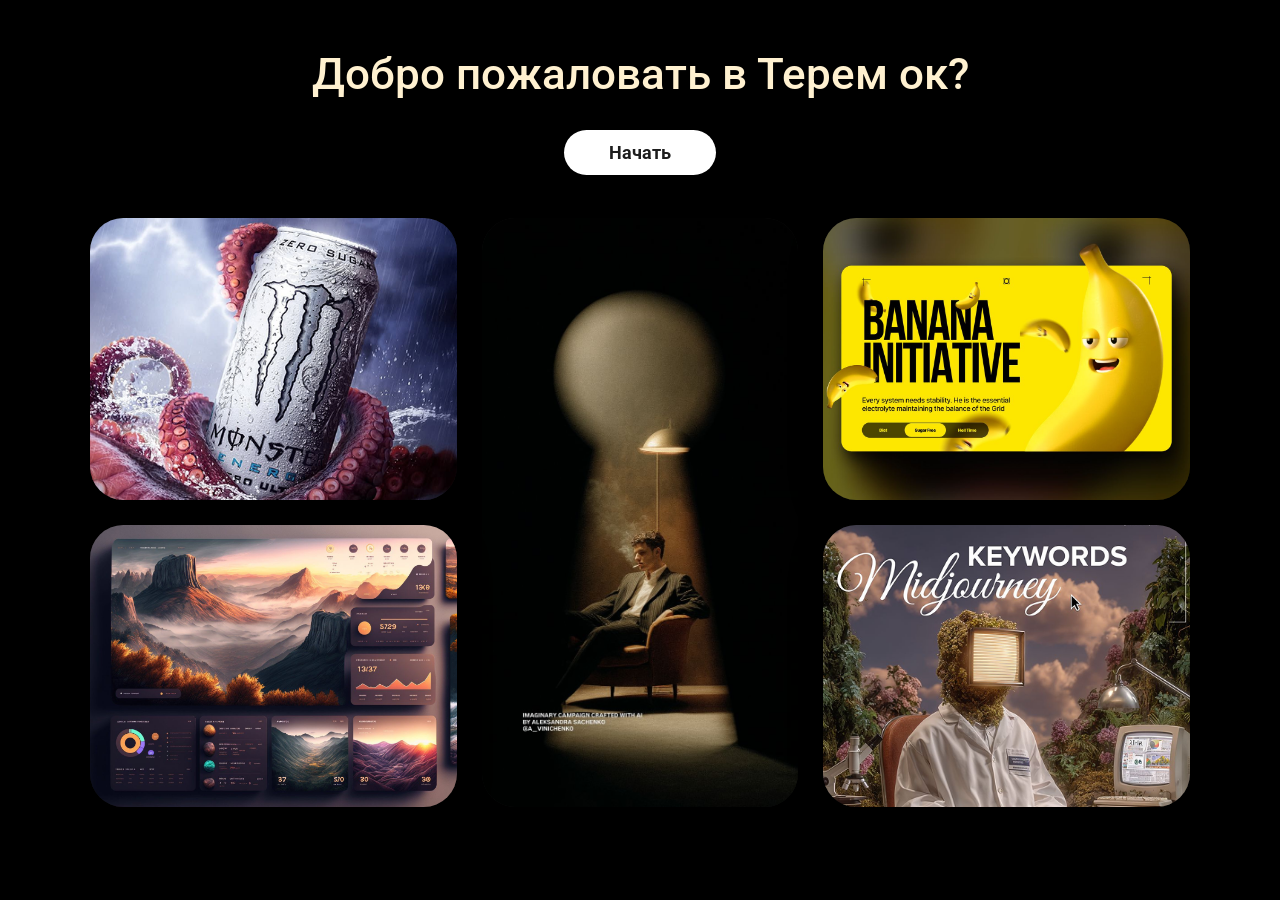
<file: static/index.html>
<!DOCTYPE html>
<html lang="ru">
<head>
    <meta charset="utf-8">
    <meta name="viewport" content="width=device-width, initial-scale=1, viewport-fit=cover">
    <title>Терем ок? — Анализ рекламных креативов</title>
    <link rel="preconnect" href="https://fonts.googleapis.com">
    <link rel="preconnect" href="https://fonts.gstatic.com" crossorigin>
    <link href="https://fonts.googleapis.com/css2?family=Roboto:wght@500;700&display=swap" rel="stylesheet">
    <link rel="stylesheet" href="/static/css/tokens.css?v=19">
    <link rel="stylesheet" href="/static/css/base.css?v=20">
    <link rel="stylesheet" href="/static/css/components.css?v=19">
    <link rel="stylesheet" href="/static/css/pages.css?v=20">
    <link rel="icon" type="image/png" href="/static/images/logo.png">
</head>
<body data-i18n-page-title="pageTitle.welcome">

<main class="canvas welcome">
    <h1 class="welcome__title" data-i18n="welcome.title">Добро пожаловать в Терем ок?</h1>

    <button class="btn btn--white welcome__cta" data-modal-open="modal-login" type="button" data-i18n="welcome.cta">
        Начать
    </button>

    <div class="welcome__grid">
        <div class="welcome__cell">
            <img src="/static/images/welcome-1.png?v=21" alt="Постер Monster" loading="lazy">
        </div>
        <div class="welcome__cell">
            <img src="/static/images/welcome-3.png" alt="Реклама и баннер" loading="lazy">
        </div>
        <div class="welcome__cell">
            <img src="/static/images/welcome-4.png" alt="Banana Initiative" loading="lazy">
        </div>
        <div class="welcome__cell">
            <img src="/static/images/welcome-2.png" alt="Креатив для бренда" loading="lazy">
        </div>
        <div class="welcome__cell">
            <img src="/static/images/welcome-5.png?v=21" alt="Midjourney keywords" loading="lazy">
        </div>
    </div>
</main>

<!-- Модалка: Вход -->
<div class="modal" id="modal-login" role="dialog" aria-modal="true" aria-labelledby="modal-login-title">
    <div class="modal__dialog">
        <button class="modal__close" type="button" data-modal-close data-i18n-aria-label="common.close" aria-label="Закрыть" data-icon="close"></button>

        <h2 class="modal__title" id="modal-login-title" data-i18n="auth.loginTitle">Войти в аккаунт</h2>
        <p class="modal__subtitle" data-i18n="auth.loginSubtitle">Войдите для доступа к каталогу креативов</p>

        <form class="modal__form" data-auth-form data-redirect="/home" novalidate>
            <div class="field">
                <div class="field__head"><label for="login-email" data-i18n="common.email">Email</label></div>
                <div class="field__control">
                    <span class="field__icon" aria-hidden="true" data-icon="email"></span>
                    <input class="field__input" id="login-email" name="email" type="email" data-i18n-placeholder="auth.placeholderEmail" placeholder="Введите Email" autocomplete="email" required>
                </div>
            </div>

            <div class="field">
                <div class="field__head">
                    <label for="login-password" data-i18n="auth.passwordLabel">Пароль</label>
                    <a class="field__link" href="#" data-modal-open="modal-recover" data-i18n="auth.loginForgot">Забыли пароль?</a>
                </div>
                <div class="field__control">
                    <span class="field__icon" aria-hidden="true" data-icon="lock"></span>
                    <input class="field__input" id="login-password" name="password" type="password" data-i18n-placeholder="auth.placeholderPassword" placeholder="Введите пароль" autocomplete="current-password" required>
                    <button class="field__toggle" type="button" data-password-toggle data-i18n-aria-label="common.showPassword" aria-label="Показать пароль" data-icon="eyeOff"></button>
                </div>
            </div>

            <button class="btn btn--submit" type="submit" data-submit disabled data-i18n="auth.loginSubmit">Войти</button>
        </form>

        <div class="modal__footer">
            <span class="modal__footer-text" data-i18n="auth.loginNoAccount">Нет аккаунта?</span>
            <a class="modal__footer-link" data-modal-open="modal-register" data-i18n="auth.loginRegister">Зарегистрироваться</a>
        </div>
    </div>
</div>

<!-- Модалка: Регистрация -->
<div class="modal" id="modal-register" role="dialog" aria-modal="true" aria-labelledby="modal-register-title">
    <div class="modal__dialog">
        <button class="modal__close" type="button" data-modal-close data-i18n-aria-label="common.close" aria-label="Закрыть" data-icon="close"></button>

        <h2 class="modal__title" id="modal-register-title" data-i18n="auth.registerTitle">Регистрация</h2>

        <form class="modal__form" data-auth-form data-redirect="/home" novalidate>
            <div class="field">
                <div class="field__head"><label for="register-name" data-i18n="auth.registerName">Имя пользователя</label></div>
                <div class="field__control">
                    <span class="field__icon" aria-hidden="true" data-icon="user"></span>
                    <input class="field__input" id="register-name" name="username" type="text" data-i18n-placeholder="auth.registerNamePh" placeholder="Введите ваше имя" autocomplete="username" required>
                </div>
            </div>

            <div class="field">
                <div class="field__head"><label for="register-email" data-i18n="common.email">Email</label></div>
                <div class="field__control">
                    <span class="field__icon" aria-hidden="true" data-icon="email"></span>
                    <input class="field__input" id="register-email" name="email" type="email" data-i18n-placeholder="auth.placeholderEmail" placeholder="Введите Email" autocomplete="email" required>
                </div>
            </div>

            <div class="field">
                <div class="field__head"><label for="register-password" data-i18n="auth.passwordLabel">Пароль</label></div>
                <div class="field__control">
                    <span class="field__icon" aria-hidden="true" data-icon="lock"></span>
                    <input class="field__input" id="register-password" name="password" type="password" data-i18n-placeholder="auth.placeholderPassword" placeholder="Введите пароль" autocomplete="new-password" required>
                    <button class="field__toggle" type="button" data-password-toggle data-i18n-aria-label="common.showPassword" aria-label="Показать пароль" data-icon="eyeOff"></button>
                </div>
            </div>

            <div class="field">
                <div class="field__head"><label for="register-password-2" data-i18n="auth.registerConfirm">Подтверждение пароля</label></div>
                <div class="field__control">
                    <span class="field__icon" aria-hidden="true" data-icon="lock"></span>
                    <input class="field__input" id="register-password-2" name="password_confirm" type="password" data-i18n-placeholder="auth.placeholderPassword" placeholder="Введите пароль" autocomplete="new-password" required>
                    <button class="field__toggle" type="button" data-password-toggle data-i18n-aria-label="common.showPassword" aria-label="Показать пароль" data-icon="eyeOff"></button>
                </div>
            </div>

            <button class="btn btn--submit" type="submit" data-submit disabled data-i18n="auth.registerSubmit">Зарегистрироваться</button>
        </form>

        <div class="modal__footer">
            <span class="modal__footer-text" data-i18n="auth.registerHasAccount">Уже есть аккаунт?</span>
            <a class="modal__footer-link" data-modal-open="modal-login" data-i18n="auth.registerLogin">Войти</a>
        </div>
    </div>
</div>

<!-- Модалка: Восстановление пароля -->
<div class="modal" id="modal-recover" role="dialog" aria-modal="true" aria-labelledby="modal-recover-title">
    <div class="modal__dialog">
        <button class="modal__close" type="button" data-modal-close data-i18n-aria-label="common.close" aria-label="Закрыть" data-icon="close"></button>

        <h2 class="modal__title" id="modal-recover-title" data-i18n="auth.recoverTitle">Восстановление пароля</h2>
        <p class="modal__subtitle" data-i18n="auth.recoverSubtitle">Введите свой email — мы отправим вам ссылку для сброса пароля</p>

        <form class="modal__form" data-auth-form data-redirect="#" novalidate>
            <div class="field">
                <div class="field__head"><label for="recover-email" data-i18n="common.email">Email</label></div>
                <div class="field__control">
                    <span class="field__icon" aria-hidden="true" data-icon="email"></span>
                    <input class="field__input" id="recover-email" name="email" type="email" data-i18n-placeholder="auth.placeholderEmail" placeholder="Введите Email" autocomplete="email" required>
                </div>
            </div>

            <button class="btn btn--submit" type="submit" data-submit disabled data-i18n="auth.recoverSubmit">Отправить ссылку</button>
        </form>

        <div class="modal__footer">
            <span class="modal__footer-text" data-i18n="auth.recoverBack">Вернуться к</span>
            <a class="modal__footer-link" data-modal-open="modal-login" data-i18n="auth.recoverLogin">РІС…РѕРґСѓ</a>
        </div>
    </div>
</div>

<script src="/static/js/i18n.js?v=19"></script>
<script src="/static/js/icons.js?v=19"></script>
<script src="/static/js/auth.js?v=19"></script>
</body>
</html>
</file>
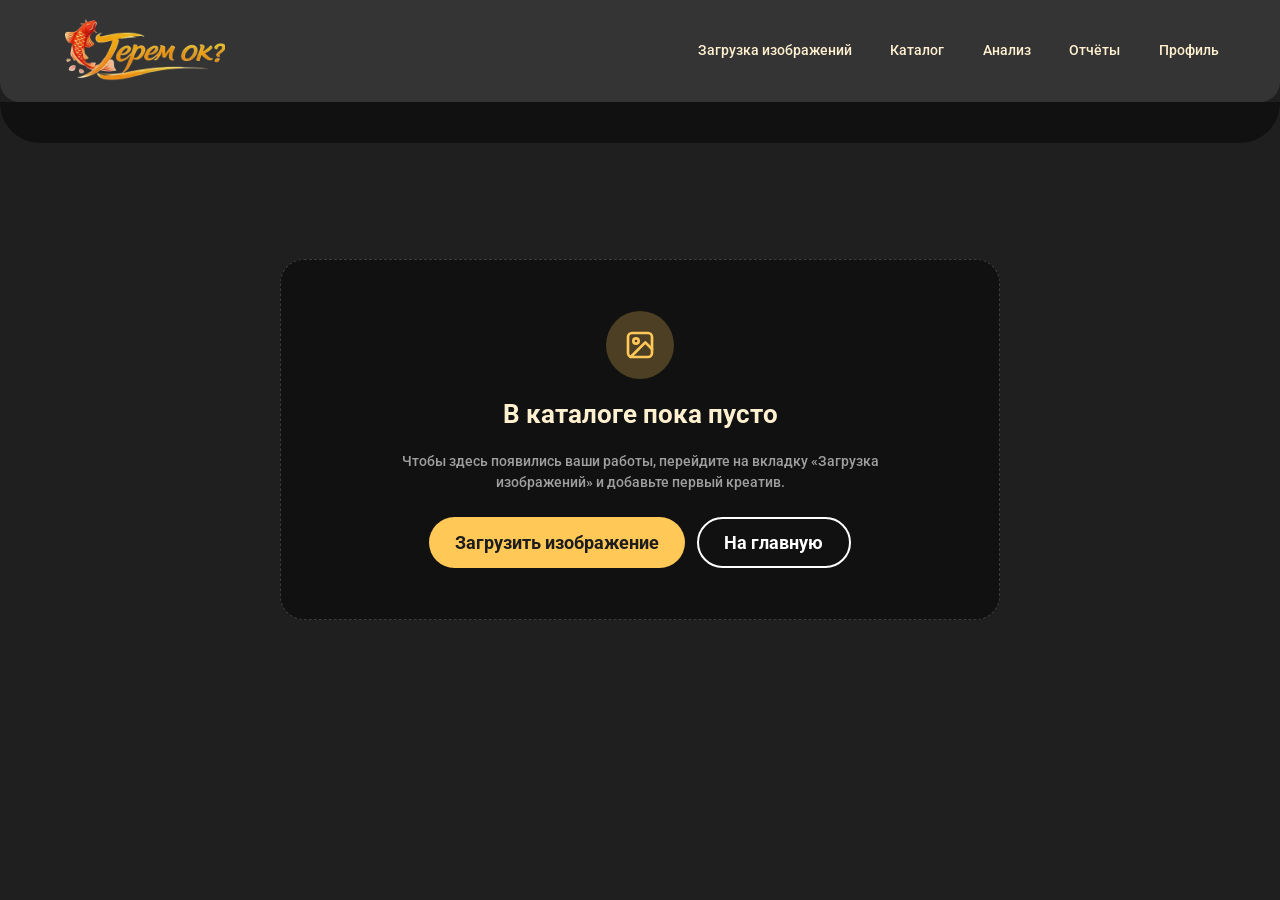
<file: static/catalog.html>
<!DOCTYPE html>
<html lang="ru">
<head>
    <meta charset="utf-8">
    <meta name="viewport" content="width=device-width, initial-scale=1, viewport-fit=cover">
    <title>Терем ок? — Каталог</title>
    <link rel="preconnect" href="https://fonts.googleapis.com">
    <link rel="preconnect" href="https://fonts.gstatic.com" crossorigin>
    <link href="https://fonts.googleapis.com/css2?family=Roboto:wght@500;700&display=swap" rel="stylesheet">
    <link rel="stylesheet" href="/static/css/tokens.css?v=27">
    <link rel="stylesheet" href="/static/css/base.css?v=27">
    <link rel="stylesheet" href="/static/css/components.css?v=27">
    <link rel="stylesheet" href="/static/css/pages.css?v=27">
    <link rel="icon" type="image/png" href="/static/images/logo.png">
</head>
<body data-i18n-page-title="pageTitle.catalog">

<div class="canvas page page--has-subheader catalog">
    <header class="header">
        <a class="header__logo" href="/home" aria-label="Терем ок?">
            <img src="/static/images/logo.png?v=2" alt="Терем ок?">
        </a>
        <button class="header__toggle" type="button" data-i18n-aria-label="common.menu" aria-label="Меню" data-icon="menu"></button>
        <nav class="header__nav" aria-label="Главная навигация">
            <a class="header__nav-link" href="/upload">Загрузка изображений</a>
            <a class="header__nav-link" href="/catalog">Каталог</a>
            <a class="header__nav-link" href="/analyze">Анализ</a>
            <a class="header__nav-link" href="/reports">Отчёты</a>
            <a class="header__nav-link" href="/profile">Профиль</a>
        </nav>
    </header>

    <div class="subheader">
        <div class="subheader__inner">
            <div class="filter-bar filter-bar--panel" id="filter-bar">
                <div class="filter-bar__row">
                    <div class="field filter-bar__search">
                        <div class="field__control">
                            <span class="field__icon" data-icon="search"></span>
                            <input class="field__input" id="search" type="search" data-i18n-placeholder="filter.search.placeholder" placeholder="Поиск по названию, тегам, автору…">
                        </div>
                    </div>

                    <div class="dropdown" id="dd-date" data-value="all">
                        <button class="dropdown__toggle" type="button">
                            <span class="dropdown__icon" data-icon="calendar"></span>
                            <span class="dropdown__label" data-i18n="filter.all">Р'СЃРµ</span>
                            <span class="dropdown__chevron" data-icon="chevron"></span>
                        </button>
                        <div class="dropdown__menu">
                            <button class="dropdown__option is-active" data-value="all" data-i18n="filter.all">Р'СЃРµ</button>
                            <button class="dropdown__option" data-value="week" data-i18n="filter.week">За неделю</button>
                            <button class="dropdown__option" data-value="month" data-i18n="filter.month">За месяц</button>
                            <button class="dropdown__option" data-value="year" data-i18n="filter.year">Р—Р° РіРѕРґ</button>
                        </div>
                    </div>

                    <div class="dropdown" id="dd-status" data-value="all">
                        <button class="dropdown__toggle" type="button">
                            <span class="dropdown__icon" data-icon="filter"></span>
                            <span class="dropdown__label" data-i18n="filter.all">Р'СЃРµ</span>
                            <span class="dropdown__chevron" data-icon="chevron"></span>
                        </button>
                        <div class="dropdown__menu">
                            <button class="dropdown__option is-active" data-value="all" data-i18n="filter.all">Р'СЃРµ</button>
                            <button class="dropdown__option" data-value="not-analyzed" data-i18n="filter.status.notAnalyzed">Не анализировались</button>
                            <button class="dropdown__option" data-value="in-progress" data-i18n="filter.status.inProgress">В процессе</button>
                            <button class="dropdown__option" data-value="analyzed" data-i18n="filter.status.analyzed">Проанализированы</button>
                        </div>
                    </div>

                    <button class="filter-bar__reset" type="button" id="btn-reset" data-i18n="filter.reset">Сбросить фильтр</button>

                    <div class="filter-bar__action">
                        <a class="btn btn--primary" href="/upload" data-i18n="catalog.uploadMore">Загрузить ещё</a>
                    </div>
                </div>
            </div>
        </div>
    </div>

    <div class="page__inner">
        <h1 class="section-title" id="catalog-title" data-i18n="catalog.title">Коллекция каталога</h1>

        <div id="content-empty" class="is-hidden">
            <div class="empty">
                <span class="empty__icon" data-icon="images"></span>
                <h2 class="empty__title" data-i18n="catalog.empty.title">В каталоге пока пусто</h2>
                <p class="empty__text" data-i18n="catalog.empty.text">
                    Чтобы здесь появились ваши работы, перейдите на вкладку
                    «Загрузка изображений» и добавьте первый креатив.
                </p>
                <div class="empty__actions">
                    <a class="btn btn--primary" href="/upload" data-i18n="catalog.empty.upload">Загрузить изображение</a>
                    <a class="btn btn--ghost" href="/home" data-i18n="catalog.empty.home">На главную</a>
                </div>
            </div>
        </div>

        <div class="cards-grid is-hidden" id="content-grid"></div>

        <div class="catalog-pager is-hidden" id="catalog-pager">
            <div class="pagination" id="pagination" aria-label=""></div>
        </div>
    </div>
</div>

<script src="/static/js/pagination.js?v=27"></script>
<script src="/static/js/image-store.js?v=27"></script>
<script src="/static/js/i18n.js?v=27"></script>
<script src="/static/js/icons.js?v=27"></script>
<script src="/static/js/app.js?v=27"></script>
<script src="/static/js/store.js?v=27"></script>
<script src="/static/js/dropdown.js?v=27"></script>
<script src="/static/js/dialog.js?v=27"></script>
<script src="/static/js/catalog.js?v=27"></script>
</body>
</html>
</file>
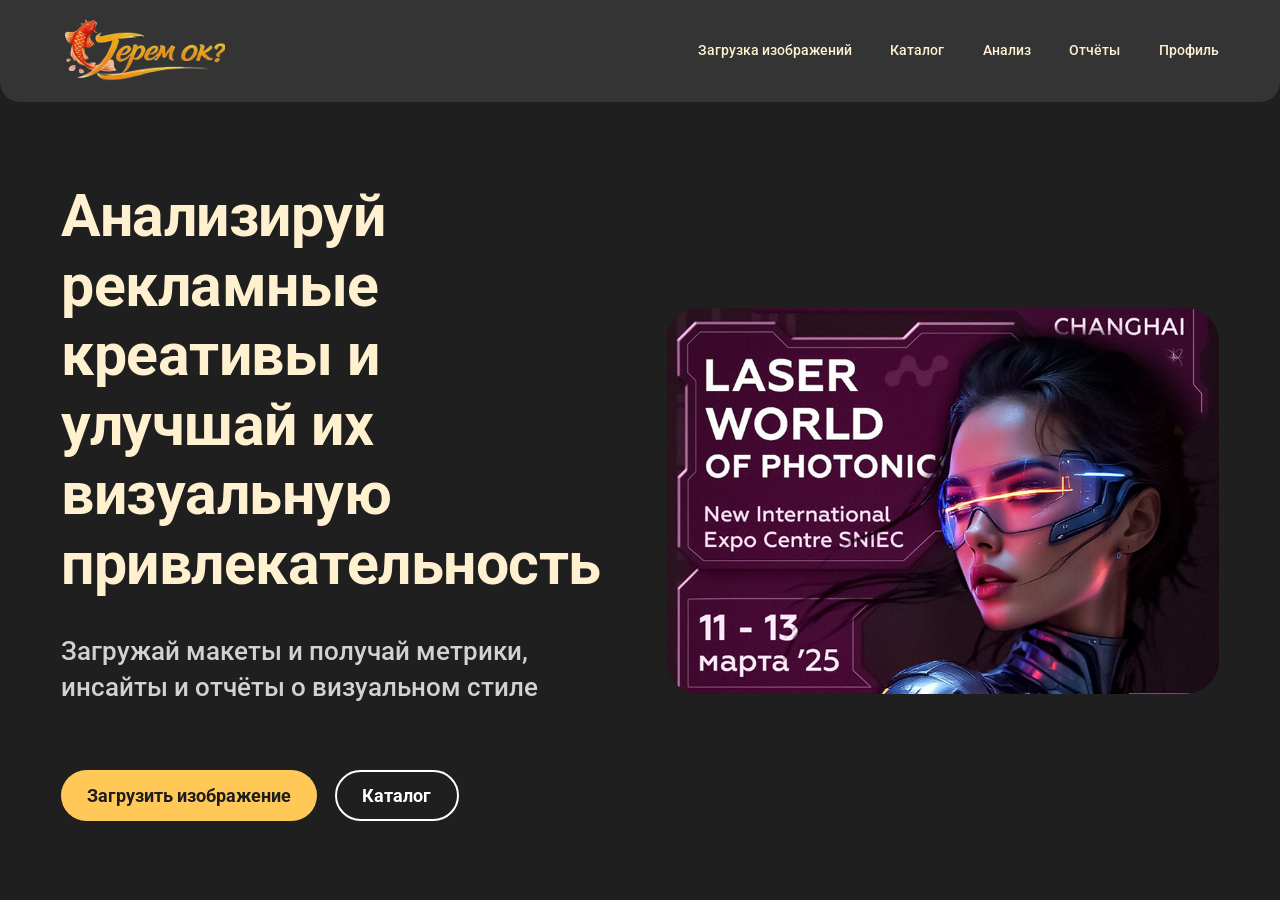
<file: static/home.html>
<!DOCTYPE html>
<html lang="ru">
<head>
    <meta charset="utf-8">
    <meta name="viewport" content="width=device-width, initial-scale=1, viewport-fit=cover">
    <title>Терем ок? — Главная</title>
    <link rel="preconnect" href="https://fonts.googleapis.com">
    <link rel="preconnect" href="https://fonts.gstatic.com" crossorigin>
    <link href="https://fonts.googleapis.com/css2?family=Roboto:wght@500;700&display=swap" rel="stylesheet">
    <link rel="stylesheet" href="/static/css/tokens.css?v=29">
    <link rel="stylesheet" href="/static/css/base.css?v=29">
    <link rel="stylesheet" href="/static/css/components.css?v=29">
    <link rel="stylesheet" href="/static/css/pages.css?v=29">
    <link rel="icon" type="image/png" href="/static/images/logo.png">
</head>
<body data-i18n-page-title="pageTitle.home">

<div class="canvas home">
    <header class="header">
        <a class="header__logo" href="/home" aria-label="Терем ок?">
            <img src="/static/images/logo.png?v=2" alt="Терем ок?">
        </a>
        <button class="header__toggle" type="button" data-i18n-aria-label="common.menu" aria-label="Меню" data-icon="menu"></button>
        <nav class="header__nav" aria-label="Главная навигация">
            <a class="header__nav-link" href="/upload">Загрузка изображений</a>
            <a class="header__nav-link" href="/catalog">Каталог</a>
            <a class="header__nav-link" href="/analyze">Анализ</a>
            <a class="header__nav-link" href="/reports">Отчёты</a>
            <a class="header__nav-link" href="/profile">Профиль</a>
        </nav>
    </header>

    <main class="home__main">
        <div class="home__content">
            <h1 class="home__heading" data-i18n="home.title">Современный сервис анализа и оценки на основе искусственного интеллекта</h1>
            <p class="home__lead" data-i18n="home.lead">Загрузите макет в удобном формате, получите подробный и понятный отчёт</p>
            <div class="home__actions">
                <a class="btn btn--primary" href="/upload" data-i18n="home.upload">Загрузить изображение</a>
                <a class="btn btn--ghost" href="/catalog" data-i18n="home.catalog">Каталог</a>
            </div>
        </div>

        <div class="slider" data-slider data-delay="2500" aria-label="Витрина креативных макетов">
            <div class="slider__track">
                <div class="slider__slide is-active">
                    <img src="/static/images/slide-1.png" alt="LASER WORLD OF PHOTONIC">
                </div>
                <div class="slider__slide">
                    <img src="/static/images/slide-2.png" alt="BLOSH — Future Fashion">
                </div>
                <div class="slider__slide">
                    <img src="/static/images/slide-3.png" alt="OUR WORKS — Midjourney Keywords">
                </div>
            </div>
        </div>
    </main>
</div>

<script src="/static/js/i18n.js?v=19"></script>
<script src="/static/js/icons.js?v=19"></script>
<script src="/static/js/app.js?v=19"></script>
<script src="/static/js/slider.js?v=19"></script>
</body>
</html>
</file>
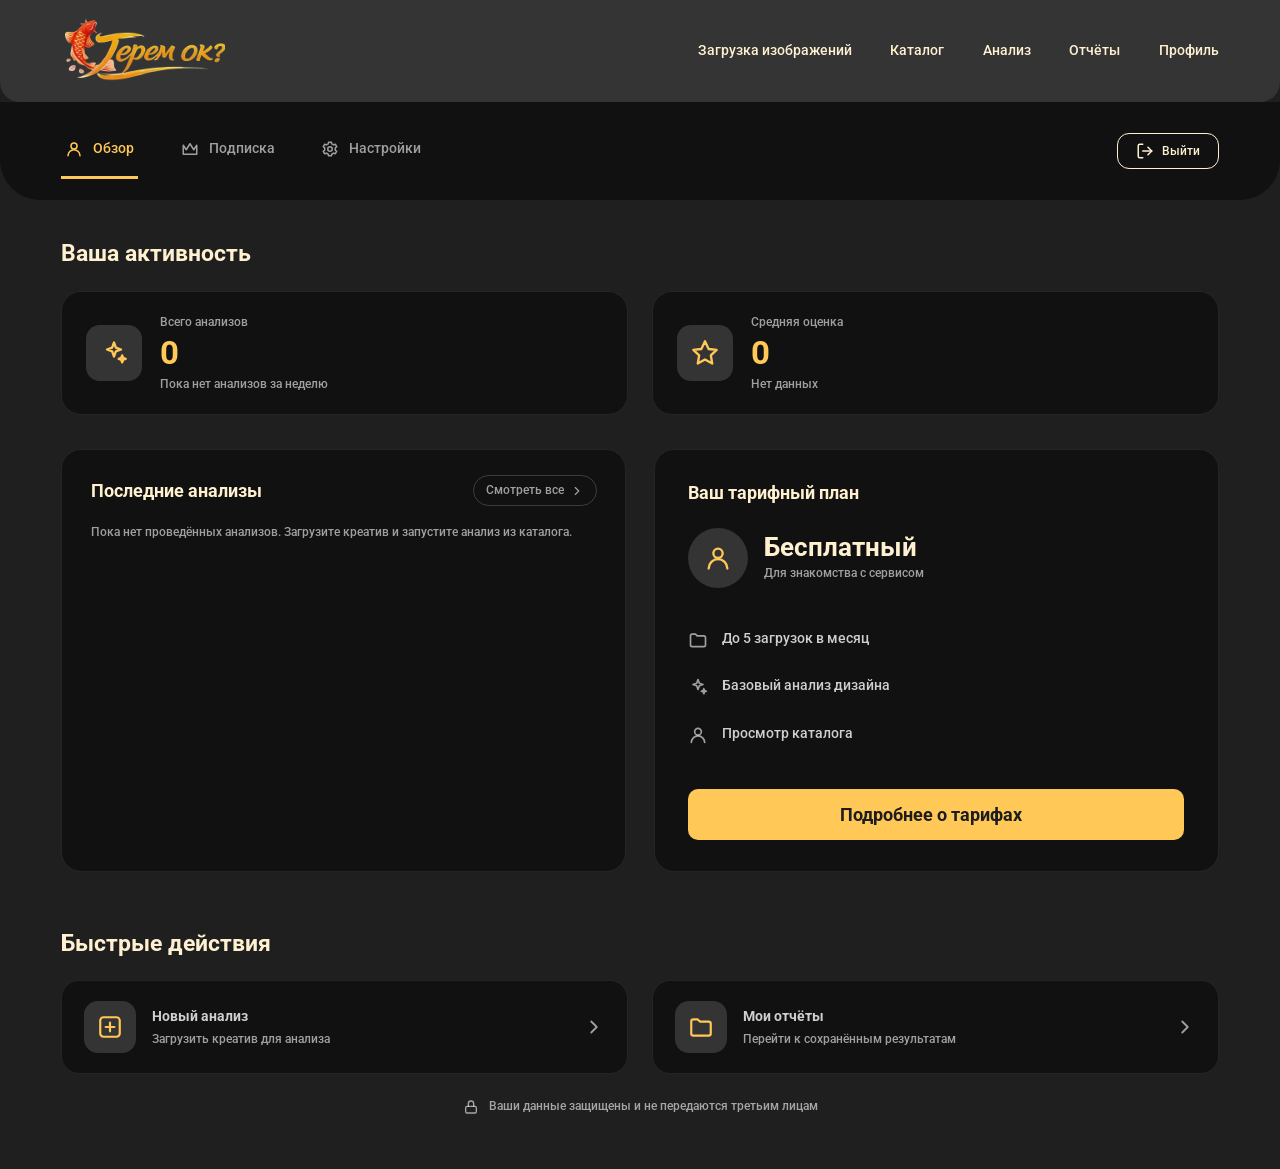
<file: static/profile.html>
<!DOCTYPE html>
<html lang="ru">
<head>
    <meta charset="utf-8">
    <meta name="viewport" content="width=device-width, initial-scale=1, viewport-fit=cover">
    <title>Терем ок? — Профиль</title>
    <link rel="preconnect" href="https://fonts.googleapis.com">
    <link rel="preconnect" href="https://fonts.gstatic.com" crossorigin>
    <link href="https://fonts.googleapis.com/css2?family=Roboto:wght@500;700&display=swap" rel="stylesheet">
    <link rel="stylesheet" href="/static/css/tokens.css?v=27">
    <link rel="stylesheet" href="/static/css/base.css?v=27">
    <link rel="stylesheet" href="/static/css/components.css?v=27">
    <link rel="stylesheet" href="/static/css/pages.css?v=27">
    <link rel="icon" type="image/png" href="/static/images/logo.png">
</head>
<body data-i18n-page-title="pageTitle.profile">

<div class="canvas page page--has-subheader profile-page">
    <header class="header">
        <a class="header__logo" href="/home" aria-label="Терем ок?">
            <img src="/static/images/logo.png?v=2" alt="Терем ок?">
        </a>
        <button class="header__toggle" type="button" data-i18n-aria-label="common.menu" aria-label="Меню" data-icon="menu"></button>
        <nav class="header__nav" aria-label="Главная навигация">
            <a class="header__nav-link" href="/upload">Загрузка изображений</a>
            <a class="header__nav-link" href="/catalog">Каталог</a>
            <a class="header__nav-link" href="/analyze">Анализ</a>
            <a class="header__nav-link" href="/reports">Отчёты</a>
            <a class="header__nav-link" href="/profile">Профиль</a>
        </nav>
    </header>

    <div class="subheader">
        <div class="subheader__inner">
            <div class="profile-tabs-wrap">
                <nav class="profile-tabs" role="tablist">
                    <button class="profile-tab is-active" type="button" data-tab="overview" role="tab">
                        <span class="profile-tab__icon" data-icon="user"></span>
                        <span data-i18n="profile.tabs.overview">Профиль</span>
                    </button>
                    <button class="profile-tab" type="button" data-tab="subscription" role="tab">
                        <span class="profile-tab__icon" data-icon="crown"></span>
                        <span data-i18n="profile.tabs.subscription">РџРѕРґРїРёСЃРєР°</span>
                    </button>
                    <button class="profile-tab" type="button" data-tab="settings" role="tab">
                        <span class="profile-tab__icon" data-icon="cog"></span>
                        <span data-i18n="profile.tabs.settings">Настройки</span>
                    </button>
                </nav>
                <a class="profile-logout" href="/" data-i18n-title="common.signOut" title="Выйти">
                    <span data-icon="logout" aria-hidden="true"></span>
                    <span data-i18n="common.signOut">Выйти</span>
                </a>
            </div>
        </div>
    </div>

    <div class="page__inner">

        <!-- Профиль -->
        <section class="profile-panel is-active" data-panel="overview" role="tabpanel">
            <h2 class="profile-section-title" data-i18n="profile.activity">Ваша активность</h2>
            <div class="profile-grid profile-grid--two">
                <div class="profile-stat-card">
                    <div class="profile-stat-card__icon"><span data-icon="sparkles"></span></div>
                    <div class="profile-stat-card__body">
                        <span class="profile-stat-card__label" data-i18n="profile.totalAnalyses">Всего анализов</span>
                        <span class="profile-stat-card__value" id="stat-total">0</span>
                        <span class="profile-stat-card__trend" id="stat-total-trend" data-i18n="profile.noWeek">Пока нет анализов за неделю</span>
                    </div>
                </div>

                <div class="profile-stat-card">
                    <div class="profile-stat-card__icon profile-stat-card__icon--star"><span data-icon="star"></span></div>
                    <div class="profile-stat-card__body">
                        <span class="profile-stat-card__label" data-i18n="profile.avgScore">Средняя оценка</span>
                        <span class="profile-stat-card__value" id="stat-avg">0</span>
                        <span class="profile-stat-card__trend" id="stat-avg-sub" data-i18n="profile.noData">Нет данных</span>
                    </div>
                </div>
            </div>

            <div class="profile-grid profile-grid--two profile-grid--gap-lg">
                <div class="profile-card profile-card--recent">
                    <div class="profile-card__header">
                        <h3 class="profile-card__title" data-i18n="profile.recent.title">Недавние анализы</h3>
                        <a class="profile-card__action" href="/reports"><span data-i18n="profile.recent.seeAll">Смотреть все</span> <span data-icon="chevronRight"></span></a>
                    </div>
                    <ul class="profile-recent" id="recent-list">
                        <!-- заполняется из Store при загрузке страницы -->
                    </ul>
                    <div class="profile-recent__pager is-hidden" id="recent-pager">
                        <!-- точки-страницы -->
                    </div>
                    <div class="profile-recent__empty is-hidden" id="recent-empty">
                        <p data-i18n="profile.recent.empty">Пока нет завершённых анализов. Загрузите макет и запустите анализ из каталога.</p>
                    </div>
                </div>

                <div class="profile-card profile-card--plan">
                    <div class="profile-card__header">
                        <h3 class="profile-card__title" data-i18n="profile.plan.title">Ваш тарифный план</h3>
                    </div>
                    <div class="profile-plan">
                        <div class="profile-plan__avatar"><span data-icon="user"></span></div>
                        <div>
                            <div class="profile-plan__name" id="profile-plan-name" data-i18n="profile.plan.free">Бесплатный</div>
                            <div class="profile-plan__sub" id="profile-plan-sub" data-i18n="profile.plan.freeSub">Для знакомства с сервисом</div>
                        </div>
                    </div>
                    <ul class="profile-plan__features">
                        <li><span data-icon="folder"></span><span data-i18n="profile.plan.f1">До 5 анализов в месяц</span></li>
                        <li><span data-icon="sparkles"></span><span data-i18n="profile.plan.f2">Базовая модель анализа</span></li>
                        <li><span data-icon="user"></span><span data-i18n="profile.plan.f3">Email поддержка</span></li>
                    </ul>
                    <button class="btn btn--primary btn--block btn--rect" type="button" data-go-tab="subscription">
                        <span data-i18n="profile.plan.cta">Перейти к тарифам</span>
                        <span data-icon="chevronRight"></span>
                    </button>
                </div>
            </div>

            <h2 class="profile-section-title" data-i18n="profile.actions">Быстрые действия</h2>
            <div class="profile-grid profile-grid--two">
                <a class="profile-action" href="/upload">
                    <span class="profile-action__icon"><span data-icon="plus2"></span></span>
                    <span class="profile-action__body">
                        <span class="profile-action__title" data-i18n="profile.actions.new">Новый анализ</span>
                        <span class="profile-action__sub" data-i18n="profile.actions.newSub">Загрузите макет для анализа</span>
                    </span>
                    <span class="profile-action__chevron" data-icon="chevronRight"></span>
                </a>
                <a class="profile-action" href="/reports">
                    <span class="profile-action__icon"><span data-icon="folder"></span></span>
                    <span class="profile-action__body">
                        <span class="profile-action__title" data-i18n="profile.actions.reports">Мои отчёты</span>
                        <span class="profile-action__sub" data-i18n="profile.actions.reportsSub">История и результаты анализов</span>
                    </span>
                    <span class="profile-action__chevron" data-icon="chevronRight"></span>
                </a>
            </div>

            <p class="profile-footnote"><span data-icon="lock"></span><span data-i18n="profile.footnote">Ваши данные защищены и не передаются третьим лицам</span></p>
        </section>

        <!-- РџРѕРґРїРёСЃРєР° -->
        <section class="profile-panel" data-panel="subscription" role="tabpanel" hidden>
            <h2 class="profile-section-title" data-i18n="subs.title">Выберите тарифный план</h2>
            <div class="profile-grid profile-grid--three">
                <article class="plan-card">
                    <h3 class="plan-card__title" data-i18n="subs.free">Бесплатный</h3>
                    <p class="plan-card__sub" data-i18n="subs.free.sub">Ознакомление с сервисом</p>
                    <div class="plan-card__price"><span class="plan-card__price-value">0 ₽</span><span class="plan-card__price-period" data-i18n="subs.permonth">в мес</span></div>
                    <ul class="plan-card__features">
                        <li data-i18n="subs.free.f1">До 5 анализов в месяц</li>
                        <li data-i18n="subs.free.f2">Аналитика по всем критериям</li>
                        <li data-i18n="subs.free.f3">Стандартная модель анализа</li>
                        <li data-i18n="subs.free.f4">Ограниченное кол-во рекомендаций креатива</li>
                    </ul>
                        <button class="btn btn--block btn--rect btn--soft is-current" type="button" disabled data-plan="free" data-i18n="subs.current">Текущий план</button>
                </article>

                <article class="plan-card plan-card--wine">
                    <h3 class="plan-card__title" data-i18n="subs.basic">Базовый</h3>
                    <p class="plan-card__sub" data-i18n="subs.basic.sub">Оптимально для начинающих авторов</p>
                    <div class="plan-card__price"><span class="plan-card__price-value">300 ₽</span><span class="plan-card__price-period" data-i18n="subs.permonth">в мес</span></div>
                    <ul class="plan-card__features">
                        <li data-i18n="subs.basic.f1">До 20 анализов в месяц</li>
                        <li data-i18n="subs.basic.f2">Аналитика по всем критериям</li>
                        <li data-i18n="subs.basic.f3">Расширенная модель анализа</li>
                        <li data-i18n="subs.basic.f4">Дополнительные форматы отчётов</li>
                        <li data-i18n="subs.basic.f5">Экспорт результатов в PDF</li>
                        <li data-i18n="subs.basic.f6">Дополнительное кол-во рекомендаций креатива</li>
                    </ul>
                    <button class="btn btn--block btn--rect btn--cream" type="button" data-plan="basic" data-i18n="subs.choose">Перейти на этот план</button>
                </article>

                <article class="plan-card plan-card--violet">
                    <h3 class="plan-card__title" data-i18n="subs.pro">Профессиональный</h3>
                    <p class="plan-card__sub" data-i18n="subs.pro.sub">Максимальные возможности для творчества</p>
                    <div class="plan-card__price"><span class="plan-card__price-value">800 ₽</span><span class="plan-card__price-period" data-i18n="subs.permonth">в мес</span></div>
                    <ul class="plan-card__features">
                        <li data-i18n="subs.pro.f1">Неограниченное кол-во анализов</li>
                        <li data-i18n="subs.pro.f2">Аналитика по всем критериям</li>
                        <li data-i18n="subs.pro.f3">Расширенная модель анализа</li>
                        <li data-i18n="subs.pro.f4">Расширенный анализ конкурентов</li>
                        <li data-i18n="subs.pro.f5">Дополнительные модели анализа</li>
                        <li data-i18n="subs.pro.f6">Экспорт результатов в PDF, JSON, TXT</li>
                        <li data-i18n="subs.pro.f7">Неограниченное кол-во рекомендаций креатива</li>
                    </ul>
                    <button class="btn btn--block btn--rect btn--cream" type="button" data-plan="pro" data-i18n="subs.choose">Перейти на этот план</button>
                </article>
            </div>
        </section>

        <!-- Настройки -->
        <section class="profile-panel" data-panel="settings" role="tabpanel" hidden>
            <div class="settings-layout">
                <aside class="settings-side">
                    <h2 class="settings-side__title" data-i18n="settings.title">Настройки</h2>
                    <nav class="settings-side__nav">
                        <button class="settings-side__link is-active" type="button" data-anchor="profile">
                            <span data-icon="user"></span><span data-i18n="settings.side.profile">Профиль</span>
                        </button>
                        <button class="settings-side__link" type="button" data-anchor="notifications">
                            <span data-icon="bell"></span><span data-i18n="settings.side.notifications">Уведомления</span>
                        </button>
                        <button class="settings-side__link" type="button" data-anchor="security">
                            <span data-icon="shield"></span><span data-i18n="settings.side.security">Безопасность</span>
                        </button>
                        <button class="settings-side__link" type="button" data-anchor="locale">
                            <span data-icon="globe"></span><span data-i18n="settings.side.locale">Язык и регион</span>
                        </button>
                    </nav>
                    <div class="settings-help">
                        <div class="settings-help__icon"><span data-icon="helpCircle"></span></div>
                        <div class="settings-help__title" data-i18n="settings.help.title">Нужна помощь?</div>
                        <p class="settings-help__text" data-i18n="settings.help.text">Свяжитесь с нашей поддержкой, мы поможем вам быстрее.</p>
                        <button class="btn btn--block btn--rect btn--primary btn--sm" type="button" data-i18n="settings.help.cta">Написать в поддержку</button>
                    </div>
                </aside>

                <div class="settings-main">
                    <section class="settings-block" id="set-profile">
                        <div class="settings-block__head">
                            <div>
                                <h3 class="settings-block__title" data-i18n="settings.profile.title">Профиль</h3>
                                <p class="settings-block__sub" data-i18n="settings.profile.sub">Управляйте своими данными пользователя</p>
                            </div>
                            <div class="settings-block__avatar"><span data-icon="user"></span></div>
                        </div>
                        <div class="settings-grid settings-grid--two">
                            <div class="field">
                                <div class="field__head"><label for="set-name" data-i18n="settings.profile.name">Имя</label></div>
                                <div class="field__control">
                                    <input class="field__input" id="set-name" type="text" value="Иван Петров">
                                </div>
                            </div>
                            <div class="field">
                                <div class="field__head"><label for="set-email" data-i18n="settings.profile.email">Email</label></div>
                                <div class="field__control">
                                    <input class="field__input" id="set-email" type="email" value="ivan.petrov@exemple.com">
                                </div>
                            </div>
                        </div>
                        <div class="field">
                            <div class="field__head"><label for="set-date" data-i18n="settings.profile.regDate">Дата регистрации</label></div>
                            <div class="field__control">
                                <span class="field__icon" data-icon="calendar"></span>
                                <input class="field__input" id="set-date" type="date" value="2026-04-23">
                            </div>
                        </div>
                        <button class="btn btn--primary btn--rect" type="button" id="btn-save-profile" data-i18n="settings.profile.save">Сохранить изменения</button>
                    </section>

                    <section class="settings-block" id="set-notifications">
                        <div class="settings-block__head">
                            <div>
                                <h3 class="settings-block__title" data-i18n="settings.notif.title">Уведомления</h3>
                                <p class="settings-block__sub" data-i18n="settings.notif.sub">Настройте, какие уведомления вы хотите получать</p>
                            </div>
                        </div>
                        <div class="settings-toggle-row">
                            <div class="settings-toggle-row__icon"><span data-icon="email"></span></div>
                            <div class="settings-toggle-row__text">
                                <div class="settings-toggle-row__title" data-i18n="settings.notif.email">Email уведомления о новых отчётах</div>
                                <p class="settings-toggle-row__sub" data-i18n="settings.notif.emailSub">Получайте отчёты о завершённых анализах</p>
                            </div>
                            <button class="toggle is-on" type="button" role="switch" aria-checked="true" data-toggle><span class="toggle__thumb"></span></button>
                        </div>
                        <div class="settings-toggle-row">
                            <div class="settings-toggle-row__icon"><span data-icon="bell"></span></div>
                            <div class="settings-toggle-row__text">
                                <div class="settings-toggle-row__title" data-i18n="settings.notif.updates">Уведомления об обновлениях</div>
                                <p class="settings-toggle-row__sub" data-i18n="settings.notif.updatesSub">Информация о новых функциях и улучшениях</p>
                            </div>
                            <button class="toggle is-on" type="button" role="switch" aria-checked="true" data-toggle><span class="toggle__thumb"></span></button>
                        </div>
                    </section>

                    <section class="settings-block" id="set-security">
                        <div class="settings-block__head">
                            <div>
                                <h3 class="settings-block__title" data-i18n="settings.security.title">Безопасность</h3>
                                <p class="settings-block__sub" data-i18n="settings.security.sub">Поддерживайте безопасность своего аккаунта</p>
                            </div>
                        </div>
                        <button class="settings-row" type="button" id="btn-toggle-password">
                            <span class="settings-row__icon"><span data-icon="lock"></span></span>
                            <span class="settings-row__body">
                                <span class="settings-row__title" data-i18n="settings.security.changePassword">Изменить пароль</span>
                                <span class="settings-row__sub" data-i18n="settings.security.changePasswordSub">Рекомендуется обновлять пароль каждые 3–6 месяцев</span>
                            </span>
                            <span class="settings-row__chevron settings-row__chevron--toggle" data-icon="chevronRight"></span>
                        </button>

                        <form class="password-form is-hidden" id="password-form" novalidate>
                            <div class="field">
                                <div class="field__head"><label for="pwd-current" data-i18n="settings.security.current">Текущий пароль</label></div>
                                <div class="field__control">
                                    <span class="field__icon" data-icon="lock"></span>
                                    <input class="field__input" id="pwd-current" type="password" placeholder="••••••••" autocomplete="current-password">
                                    <button class="field__toggle" type="button" data-password-toggle aria-label="Показать пароль" data-icon="eyeOff"></button>
                                </div>
                            </div>
                            <div class="field">
                                <div class="field__head"><label for="pwd-new" data-i18n="settings.security.new">Новый пароль</label></div>
                                <div class="field__control">
                                    <span class="field__icon" data-icon="lock"></span>
                                    <input class="field__input" id="pwd-new" type="password" placeholder="••••••••" autocomplete="new-password">
                                    <button class="field__toggle" type="button" data-password-toggle aria-label="Показать пароль" data-icon="eyeOff"></button>
                                </div>
                            </div>
                            <div class="field">
                                <div class="field__head"><label for="pwd-confirm" data-i18n="settings.security.confirm">Повторите новый пароль</label></div>
                                <div class="field__control">
                                    <span class="field__icon" data-icon="lock"></span>
                                    <input class="field__input" id="pwd-confirm" type="password" placeholder="••••••••" autocomplete="new-password">
                                    <button class="field__toggle" type="button" data-password-toggle aria-label="Показать пароль" data-icon="eyeOff"></button>
                                </div>
                            </div>
                            <div class="password-form__hint" id="pwd-hint" aria-live="polite"></div>
                            <div class="password-form__actions">
                                <button class="btn btn--primary btn--rect" type="submit" id="btn-save-password" data-i18n="settings.security.save">Сохранить пароль</button>
                                <button class="btn btn--cancel is-active" type="button" id="btn-cancel-password" data-i18n="common.cancel">Отмена</button>
                            </div>
                        </form>
                    </section>

                    <section class="settings-block" id="set-locale">
                        <div class="settings-block__head">
                            <div>
                                <h3 class="settings-block__title" data-i18n="settings.locale.title">Язык и регион</h3>
                                <p class="settings-block__sub" data-i18n="settings.locale.sub">Выберите язык интерфейса</p>
                            </div>
                        </div>

                        <div class="dropdown settings-locale-dropdown" id="dd-locale" data-value="ru">
                            <button class="settings-row dropdown__toggle" type="button">
                                <span class="settings-row__icon"><span data-icon="globe"></span></span>
                                <span class="settings-row__body">
                                    <span class="settings-row__title" data-i18n="settings.locale.uiLang">Язык интерфейса</span>
                                </span>
                                <span class="dropdown__label settings-row__value">Русский</span>
                                <span class="dropdown__chevron settings-row__chevron" data-icon="chevron"></span>
                            </button>
                            <div class="dropdown__menu">
                                <button class="dropdown__option is-active" data-value="ru">Русский</button>
                                <button class="dropdown__option" data-value="en">English</button>
                            </div>
                        </div>
                    </section>
                </div>
            </div>
        </section>
    </div>
</div>

<script src="/static/js/image-store.js?v=27"></script>
<script src="/static/js/i18n.js?v=27"></script>
<script src="/static/js/icons.js?v=27"></script>
<script src="/static/js/app.js?v=27"></script>
<script src="/static/js/store.js?v=28"></script>
<script src="/static/js/plan-overlay.js?v=28"></script>
<script src="/static/js/dropdown.js?v=27"></script>
<script src="/static/js/auth.js?v=27"></script>
<script src="/static/js/profile.js?v=27"></script>
</body>
</html>
</file>
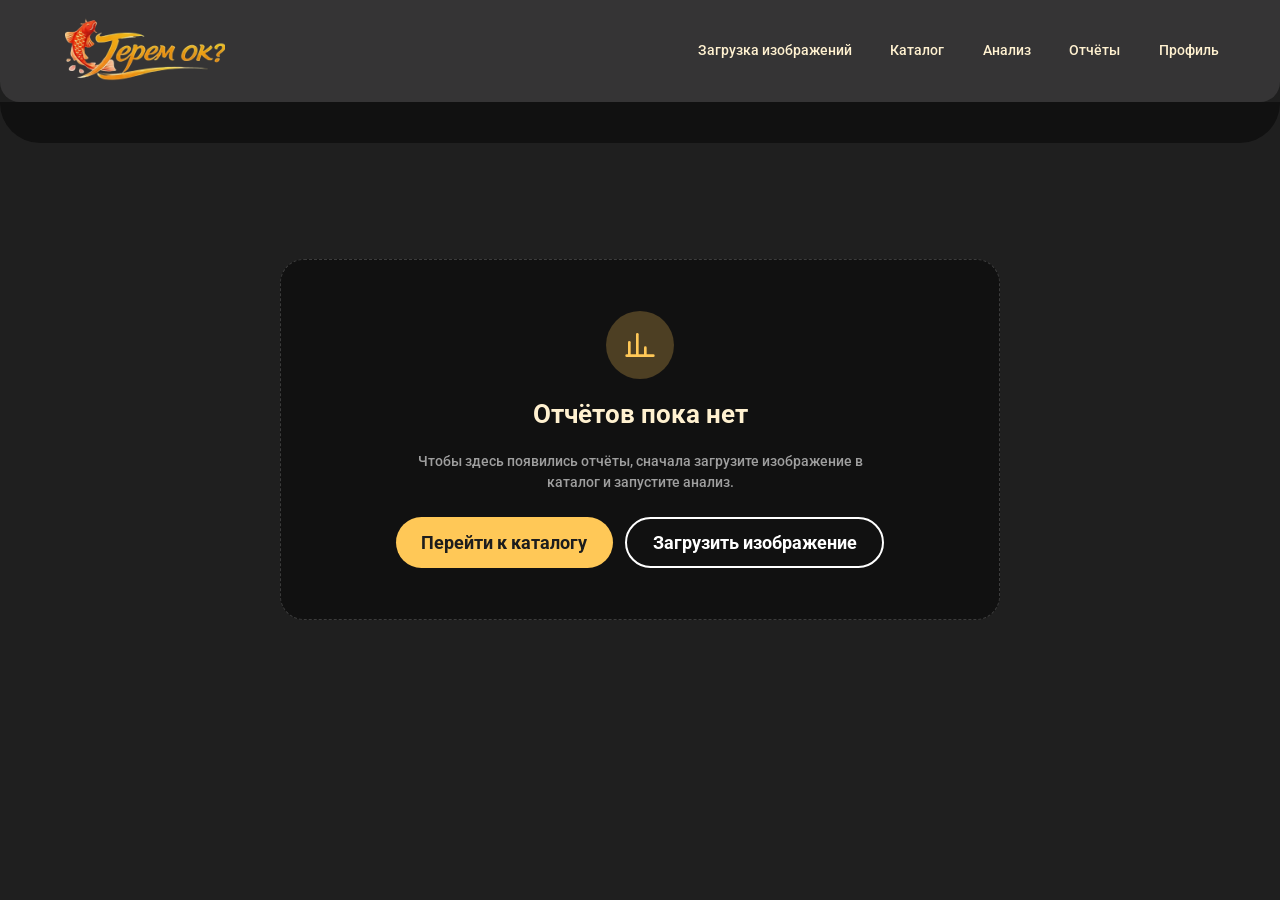
<file: static/reports.html>
<!DOCTYPE html>
<html lang="ru">
<head>
    <meta charset="utf-8">
    <meta name="viewport" content="width=device-width, initial-scale=1, viewport-fit=cover">
    <title>Терем ок? — Отчёты</title>
    <link rel="preconnect" href="https://fonts.googleapis.com">
    <link rel="preconnect" href="https://fonts.gstatic.com" crossorigin>
    <link href="https://fonts.googleapis.com/css2?family=Roboto:wght@500;700&display=swap" rel="stylesheet">
    <link rel="stylesheet" href="/static/css/tokens.css?v=28">
    <link rel="stylesheet" href="/static/css/base.css?v=28">
    <link rel="stylesheet" href="/static/css/components.css?v=28">
    <link rel="stylesheet" href="/static/css/pages.css?v=28">
    <link rel="icon" type="image/png" href="/static/images/logo.png">
</head>
<body data-i18n-page-title="pageTitle.reports">

<div class="canvas page page--has-subheader reports">
    <header class="header">
        <a class="header__logo" href="/home" aria-label="Терем ок?">
            <img src="/static/images/logo.png?v=2" alt="Терем ок?">
        </a>
        <button class="header__toggle" type="button" data-i18n-aria-label="common.menu" aria-label="Меню" data-icon="menu"></button>
        <nav class="header__nav" aria-label="Главная навигация">
            <a class="header__nav-link" href="/upload">Загрузка изображений</a>
            <a class="header__nav-link" href="/catalog">Каталог</a>
            <a class="header__nav-link" href="/analyze">Анализ</a>
            <a class="header__nav-link" href="/reports">Отчёты</a>
            <a class="header__nav-link" href="/profile">Профиль</a>
        </nav>
    </header>

    <div class="subheader">
        <div class="subheader__inner">
            <div class="filter-bar filter-bar--panel" id="filter-bar">
                <div class="filter-bar__row">
                    <div class="field filter-bar__search">
                        <div class="field__control">
                            <span class="field__icon" data-icon="search"></span>
                            <input class="field__input" id="search" type="search" data-i18n-placeholder="filter.search.placeholder" placeholder="Поиск по названию, тегам, автору…">
                        </div>
                    </div>

                    <div class="dropdown" id="dd-date" data-value="all">
                        <button class="dropdown__toggle" type="button">
                            <span class="dropdown__icon" data-icon="calendar"></span>
                            <span class="dropdown__label" data-i18n="filter.all">Р'СЃРµ</span>
                            <span class="dropdown__chevron" data-icon="chevron"></span>
                        </button>
                        <div class="dropdown__menu">
                            <button class="dropdown__option is-active" data-value="all" data-i18n="filter.all">Р'СЃРµ</button>
                            <button class="dropdown__option" data-value="week" data-i18n="filter.week">За неделю</button>
                            <button class="dropdown__option" data-value="month" data-i18n="filter.month">За месяц</button>
                            <button class="dropdown__option" data-value="year" data-i18n="filter.year">Р—Р° РіРѕРґ</button>
                        </div>
                    </div>

                    <div class="dropdown" id="dd-format" data-value="all">
                        <button class="dropdown__toggle" type="button">
                            <span class="dropdown__icon" data-icon="filter"></span>
                            <span class="dropdown__label" data-i18n="filter.all">Р'СЃРµ</span>
                            <span class="dropdown__chevron" data-icon="chevron"></span>
                        </button>
                        <div class="dropdown__menu">
                            <button class="dropdown__option is-active" data-value="all" data-i18n="filter.all">Р'СЃРµ</button>
                            <button class="dropdown__option" data-value="PDF">PDF</button>
                            <button class="dropdown__option" data-value="JSON">JSON</button>
                            <button class="dropdown__option" data-value="TXT">TXT</button>
                        </div>
                    </div>

                    <button class="filter-bar__reset" type="button" id="btn-reset" data-i18n="filter.reset">Сбросить фильтр</button>
                </div>
            </div>
        </div>
    </div>

    <div class="page__inner">
        <h1 class="section-title" id="reports-title" data-i18n="reports.title">Коллекция отчётов</h1>

        <div id="content-empty" class="is-hidden">
            <div class="empty">
                <span class="empty__icon" data-icon="chart"></span>
                <h2 class="empty__title" data-i18n="reports.empty.title">Отчётов пока нет</h2>
                <p class="empty__text" data-i18n="reports.empty.text">
                    Чтобы здесь появились отчёты, сначала загрузите изображение
                    в каталог и запустите анализ.
                </p>
                <div class="empty__actions">
                    <a class="btn btn--primary" href="/catalog" data-i18n="reports.empty.catalog">Перейти к каталогу</a>
                    <a class="btn btn--ghost" href="/upload" data-i18n="reports.empty.upload">Загрузить изображение</a>
                </div>
            </div>
        </div>

        <div class="cards-grid is-hidden" id="content-grid"></div>

        <div class="reports-pager is-hidden" id="reports-pager">
            <div class="pagination" id="pagination" aria-label=""></div>
        </div>
    </div>
</div>

<script src="/static/js/pagination.js?v=27"></script>
<script src="/static/js/image-store.js?v=27"></script>
<script src="/static/js/i18n.js?v=27"></script>
<script src="/static/js/icons.js?v=27"></script>
<script src="/static/js/app.js?v=27"></script>
<script src="/static/js/store.js?v=27"></script>
<script src="/static/js/dropdown.js?v=27"></script>
<script src="/static/js/dialog.js?v=27"></script>
<script src="/static/js/reports.js?v=27"></script>
</body>
</html>
</file>
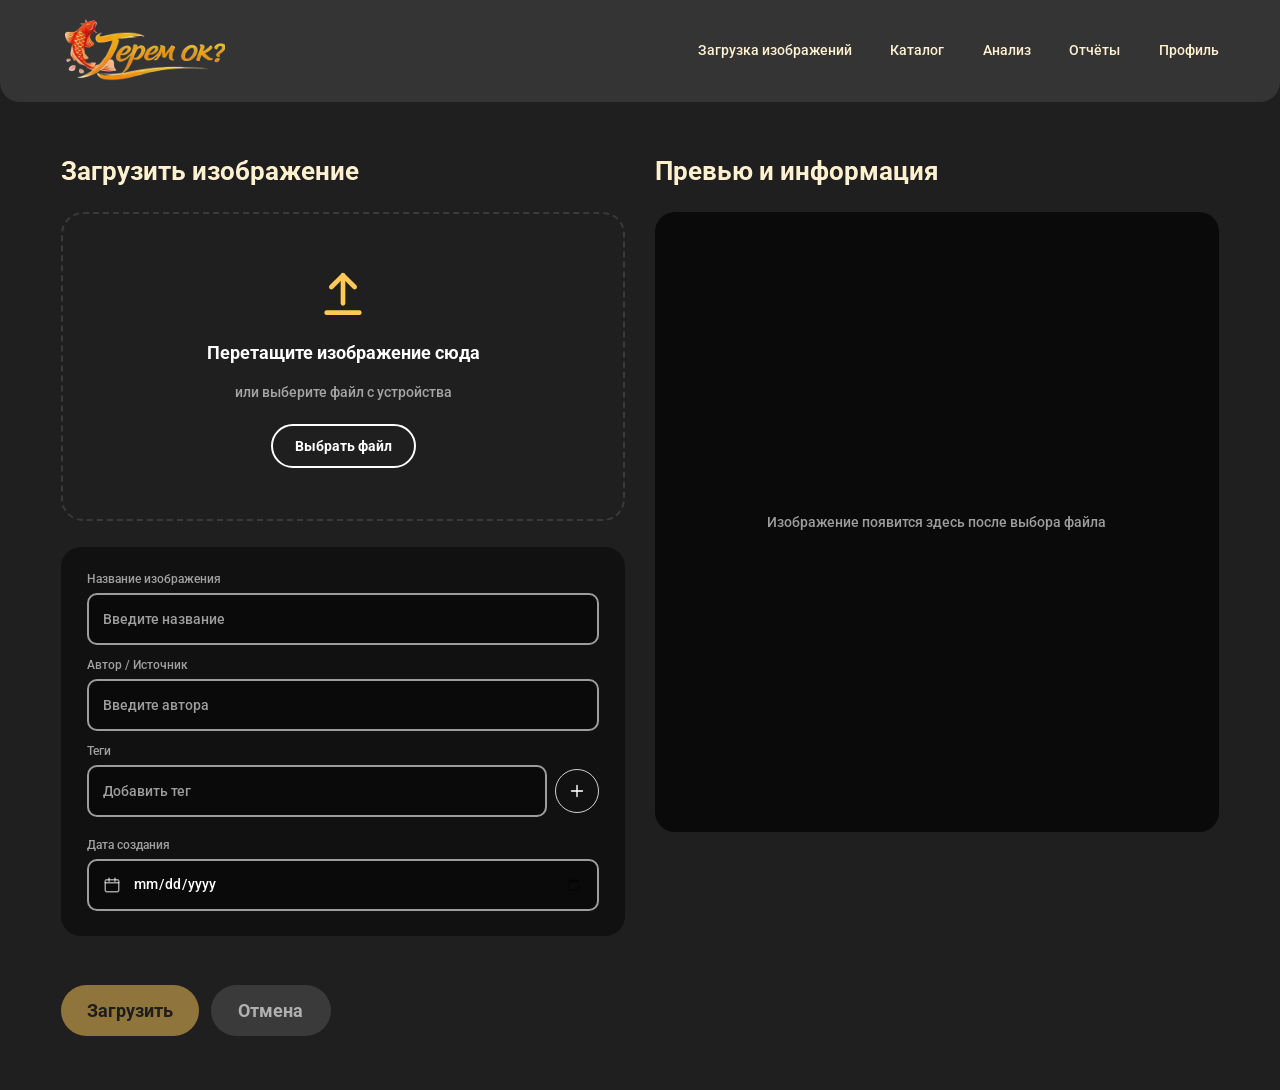
<file: static/upload.html>
<!DOCTYPE html>
<html lang="ru">
<head>
    <meta charset="utf-8">
    <meta name="viewport" content="width=device-width, initial-scale=1, viewport-fit=cover">
    <title>Терем ок? — Загрузка изображения</title>
    <link rel="preconnect" href="https://fonts.googleapis.com">
    <link rel="preconnect" href="https://fonts.gstatic.com" crossorigin>
    <link href="https://fonts.googleapis.com/css2?family=Roboto:wght@500;700&display=swap" rel="stylesheet">
    <link rel="stylesheet" href="/static/css/tokens.css?v=29">
    <link rel="stylesheet" href="/static/css/base.css?v=29">
    <link rel="stylesheet" href="/static/css/components.css?v=29">
    <link rel="stylesheet" href="/static/css/pages.css?v=29">
    <link rel="icon" type="image/png" href="/static/images/logo.png">
</head>
<body data-i18n-page-title="pageTitle.upload">

<div class="canvas page">
    <header class="header">
        <a class="header__logo" href="/home" aria-label="Терем ок?">
            <img src="/static/images/logo.png?v=2" alt="Терем ок?">
        </a>
        <button class="header__toggle" type="button" data-i18n-aria-label="common.menu" aria-label="Меню" data-icon="menu"></button>
        <nav class="header__nav" aria-label="Главная навигация">
            <a class="header__nav-link" href="/upload">Загрузка изображений</a>
            <a class="header__nav-link" href="/catalog">Каталог</a>
            <a class="header__nav-link" href="/analyze">Анализ</a>
            <a class="header__nav-link" href="/reports">Отчёты</a>
            <a class="header__nav-link" href="/profile">Профиль</a>
        </nav>
    </header>

    <div class="page__inner">
        <div class="upload">
            <section class="upload__column">
                <h1 class="upload__column-title" data-i18n="upload.pageTitle">Загрузить изображение</h1>

                <label class="dropzone" id="dropzone" for="file-input">
                    <span class="dropzone__icon" data-icon="upload"></span>
                    <span class="dropzone__title" data-i18n="upload.dropzoneTitle">Перетащите изображение сюда</span>
                    <span class="dropzone__hint" data-i18n="upload.dropzoneHint">или выберите файл с устройства</span>
                    <button class="dropzone__btn" type="button" id="btn-pick" data-i18n="upload.pickFile">Выбрать файл</button>
                    <input id="file-input" type="file" accept="image/*" class="sr-only">
                </label>

                <form class="metaform" id="meta-form" novalidate>
                    <div class="field">
                        <div class="field__head"><label for="meta-title"><span data-i18n="upload.fields.title">Название изображения</span></label></div>
                        <div class="field__control">
                            <input class="field__input" id="meta-title" name="title" type="text" data-i18n-placeholder="upload.placeholders.title" placeholder="Введите название">
                        </div>
                    </div>

                    <div class="field">
                        <div class="field__head"><label for="meta-author"><span data-i18n="upload.fields.author">Автор / Источник</span></label></div>
                        <div class="field__control">
                            <input class="field__input" id="meta-author" name="author" type="text" data-i18n-placeholder="upload.placeholders.author" placeholder="Введите автора">
                        </div>
                    </div>

                    <div class="field">
                        <div class="field__head"><label for="meta-tag"><span data-i18n="upload.fields.tags">Теги</span></label></div>
                        <div class="metaform__row">
                            <div class="field__control">
                                <input class="field__input" id="meta-tag" name="tag" type="text" data-i18n-placeholder="upload.placeholders.tag" placeholder="Добавить тег">
                            </div>
                            <button class="metaform__add" type="button" id="btn-add-tag" data-i18n-aria-label="upload.addTagAria" aria-label="Добавить тег" data-icon="plus"></button>
                        </div>
                        <div class="card__tags" id="tag-list"></div>
                    </div>

                    <div class="field">
                        <div class="field__head"><label for="meta-date"><span data-i18n="upload.fields.date">Дата создания</span></label></div>
                        <div class="field__control">
                            <span class="field__icon" data-icon="calendar"></span>
                            <input class="field__input field__input--date" id="meta-date" name="date" type="date">
                        </div>
                    </div>
                </form>
            </section>

            <section class="upload__column">
                <h2 class="upload__column-title" data-i18n="upload.previewColumnTitle">Превью и информация</h2>
                <div class="preview preview--empty" id="preview" data-i18n="upload.preview.placeholder">
                    Изображение появится здесь после выбора файла
                </div>
            </section>

            <div class="upload__actions">
                <button class="btn btn--primary" type="button" id="btn-submit" disabled data-i18n="upload.submit">Загрузить</button>
                <button class="btn btn--cancel" type="button" id="btn-cancel" data-i18n="common.cancel">Отмена</button>
            </div>
        </div>
    </div>
</div>

<script src="/static/js/image-store.js?v=27"></script>
<script src="/static/js/i18n.js?v=27"></script>
<script src="/static/js/icons.js?v=27"></script>
<script src="/static/js/app.js?v=27"></script>
<script src="/static/js/store.js?v=28"></script>
<script src="/static/js/plan-overlay.js?v=28"></script>
<script src="/static/js/dialog.js?v=27"></script>
<script src="/static/js/upload.js?v=29"></script>
</body>
</html>
</file>
<file: static/css/tokens.css>
:root {
    --color-bg-page: #1f1f1f;
    --color-bg-welcome: #000000;
    --color-bg-surface: #111111;
    --color-bg-surface-2: #1a1a1a;
    --color-bg-input: #0a0a0a;
    --color-bg-header: #353435;
    --color-bg-subheader: #111111;
    --color-bg-card: #111111;

    --color-text-cream: #fff1d0;
    --color-text-light: rgba(255, 255, 255, 0.8);
    --color-text-body: rgba(255, 255, 255, 0.6);
    --color-text-muted: rgba(255, 255, 255, 0.6);
    --color-text-mute-2: rgba(255, 255, 255, 0.45);
    --color-text-dark: #1d1d1d;

    --color-accent: #ffb51d;
    --color-primary: #ffc857;
    --color-primary-hover: #ffb51d;
    --color-primary-soft: rgba(255, 200, 87, 0.25);
    --color-white: #ffffff;
    --color-white-60: rgba(255, 255, 255, 0.6);
    --color-white-80: rgba(255, 255, 255, 0.8);
    --color-white-12: rgba(255, 255, 255, 0.12);
    --color-white-08: rgba(255, 255, 255, 0.08);

    --color-wine: #600c25;
    --color-wine-hover: #7a1530;
    --color-wine-ghost: rgba(96, 12, 37, 0.8);
    --color-danger: #e25555;
    --color-success: #2ecc71;

    --color-overlay: rgba(0, 0, 0, 0.7);
    --color-border: rgba(255, 255, 255, 0.08);
    --color-border-strong: rgba(255, 255, 255, 0.18);

    --font-family: "Roboto", -apple-system, "Segoe UI", Arial, sans-serif;
    --font-medium: 500;
    --font-bold: 700;

    --fs-h1: clamp(34px, 4.6vw, 70px);
    --fs-h2: clamp(28px, 3.4vw, 50px);
    --fs-h3: clamp(18px, 2.0vw, 35px);
    --fs-h4: clamp(22px, 2.1vw, 32px);
    --fs-button: clamp(15px, 1.4vw, 24px);
    --fs-nav: clamp(14px, 1.1vw, 20px);
    --fs-body: clamp(14px, 1.05vw, 18px);
    --fs-small: clamp(12px, 0.85vw, 15px);

    --radius-card: clamp(20px, 2.6vw, 50px);
    --radius-modal: 32px;
    --radius-button: 40px;
    --radius-input: 10px;
    --radius-image: 12px;
    --radius-tag: 8px;

    --header-height: clamp(84px, 8vw, 156px);
    --content-x: clamp(20px, 4.8vw, 92px);
    --section-y: clamp(40px, 5vw, 96px);

    --container-max: 1920px;

    --transition-fast: 150ms ease;
    --transition-base: 250ms ease;
    --transition-slow: 400ms ease;

    --slider-delay: 2500ms;

    --shadow-card: 0 14px 32px rgba(0, 0, 0, 0.35);
    --shadow-elev: 0 24px 60px rgba(0, 0, 0, 0.45);
}
</file>
<file: static/css/base.css>
*,
*::before,
*::after {
    box-sizing: border-box;
    margin: 0;
    padding: 0;
}

html {
    font-size: 16px;
    -webkit-font-smoothing: antialiased;
    -moz-osx-font-smoothing: grayscale;
    text-size-adjust: 100%;
}

body {
    min-height: 100vh;
    font-family: var(--font-family);
    font-weight: var(--font-medium);
    color: var(--color-text-light);
    background: var(--color-bg-page);
    overflow-x: hidden;
    line-height: 1.4;
}

body:has(> .canvas.welcome) {
    background: var(--color-bg-welcome);
}

img,
svg,
picture,
video {
    display: block;
    max-width: 100%;
}

img {
    height: auto;
}

button,
input,
textarea,
select {
    font: inherit;
    color: inherit;
    background: transparent;
    border: none;
    outline: none;
}

button {
    cursor: pointer;
    user-select: none;
}

a {
    color: inherit;
    text-decoration: none;
}

ul,
ol {
    list-style: none;
}

::selection {
    background: var(--color-accent);
    color: var(--color-text-dark);
}

input:-webkit-autofill,
input:-webkit-autofill:hover,
input:-webkit-autofill:focus,
input:-webkit-autofill:active,
textarea:-webkit-autofill,
textarea:-webkit-autofill:hover,
textarea:-webkit-autofill:focus {
    -webkit-text-fill-color: var(--color-white);
    -webkit-box-shadow: 0 0 0 1000px var(--color-bg-input) inset !important;
    box-shadow: 0 0 0 1000px var(--color-bg-input) inset !important;
    caret-color: var(--color-white);
    transition: background-color 5000s ease-in-out 0s;
    border-radius: 0;
}

input:autofill,
textarea:autofill {
    background: var(--color-bg-input) !important;
    color: var(--color-white) !important;
}

input:focus-visible,
textarea:focus-visible,
select:focus-visible,
button:focus-visible {
    outline: none;
}

.canvas {
    width: 100%;
    max-width: var(--container-max);
    margin-inline: auto;
    position: relative;
}

.canvas--full {
    min-height: 100vh;
}

.is-hidden {
    display: none !important;
}

.no-scroll {
    overflow: hidden;
}

.sr-only {
    position: absolute;
    width: 1px;
    height: 1px;
    padding: 0;
    margin: -1px;
    overflow: hidden;
    clip: rect(0, 0, 0, 0);
    white-space: nowrap;
    border: 0;
}
</file>
<file: static/css/components.css>
/* ===== Header ===== */
.header {
    width: 100vw;
    margin-left: calc(50% - 50vw);
    min-height: var(--header-height);
    background: var(--color-bg-header);
    border-radius: 0 0 20px 20px;
    display: flex;
    align-items: center;
    justify-content: space-between;
    gap: 24px;
    padding: 12px var(--content-x);
    position: relative;
    z-index: 50;
    box-sizing: border-box;
}

.header__logo {
    display: flex;
    align-items: center;
    flex-shrink: 0;
    width: clamp(140px, 13vw, 210px);
    aspect-ratio: 233 / 98;
    transition: transform var(--transition-base);
}

@media (max-width: 600px) {
    .header__logo {
        width: 100px;
    }
}

.header__logo:hover {
    transform: scale(1.04);
}

.header__logo img {
    width: 100%;
    height: 100%;
    object-fit: contain;
    display: block;
}

.header__toggle {
    display: none;
    width: 44px;
    height: 44px;
    align-items: center;
    justify-content: center;
    color: var(--color-text-cream);
    border-radius: 10px;
    transition: background var(--transition-fast);
}

.header__toggle:hover {
    background: var(--color-white-08);
}

.header__toggle svg {
    width: 24px;
    height: 24px;
}

.header__nav {
    display: flex;
    align-items: center;
    gap: clamp(20px, 3vw, 60px);
}

.header__nav-link {
    font-size: var(--fs-nav);
    font-weight: var(--font-medium);
    color: var(--color-text-cream);
    padding: 6px 0;
    position: relative;
    transition: color var(--transition-fast);
}

.header__nav-link:hover {
    color: var(--color-accent);
}

.header__nav-link.is-active {
    color: var(--color-primary);
}

.header__nav-link--logout {
    display: inline-flex;
    align-items: center;
    gap: 8px;
    padding: 10px 18px;
    border: 1.5px solid var(--color-text-cream);
    border-radius: 12px;
    color: var(--color-text-cream);
    transition: background var(--transition-fast), color var(--transition-fast),
        border-color var(--transition-fast);
}

.header__nav-link--logout:hover {
    background: rgba(96, 12, 37, 0.8);
    border-color: var(--color-white);
    color: var(--color-white);
}

.header__nav-link--logout svg {
    width: 18px;
    height: 18px;
}

@media (max-width: 900px) {
    .header__toggle {
        display: inline-flex;
    }

    .header__nav {
        position: absolute;
        top: 100%;
        right: var(--content-x);
        margin-top: 8px;
        padding: 16px 20px;
        background: var(--color-bg-surface);
        border-radius: 16px;
        flex-direction: column;
        align-items: flex-start;
        gap: 12px;
        box-shadow: var(--shadow-elev);
        opacity: 0;
        pointer-events: none;
        transform: translateY(-8px);
        transition: opacity var(--transition-fast), transform var(--transition-fast);
    }

    .header.is-open .header__nav {
        opacity: 1;
        pointer-events: auto;
        transform: translateY(0);
    }
}

/* ===== Buttons ===== */
.btn {
    display: inline-flex;
    align-items: center;
    justify-content: center;
    gap: 10px;
    height: clamp(46px, 4vw, 60px);
    padding: 0 clamp(20px, 2vw, 36px);
    font-size: var(--fs-button);
    font-weight: var(--font-bold);
    border-radius: var(--radius-button);
    transition: background var(--transition-fast), color var(--transition-fast),
        border-color var(--transition-fast), box-shadow var(--transition-fast),
        transform var(--transition-fast), opacity var(--transition-fast);
    white-space: nowrap;
}

.btn:active {
    transform: translateY(1px);
}

.btn:disabled {
    opacity: 0.5;
    cursor: not-allowed;
    transform: none;
}

.btn--primary {
    background: var(--color-primary);
    color: var(--color-text-dark);
}

.btn--primary:hover:not(:disabled) {
    background: var(--color-primary-hover);
}

.btn--white {
    background: var(--color-white);
    color: var(--color-text-dark);
    height: clamp(44px, 3.5vw, 57px);
    padding: 0 24px;
    min-width: 152px;
}

.btn--white:hover:not(:disabled) {
    background: var(--color-primary-hover);
    color: var(--color-text-dark);
}

.btn--ghost {
    background: transparent;
    color: var(--color-white);
    border: 2px solid var(--color-white);
}

.btn--ghost:hover:not(:disabled) {
    background: var(--color-wine-ghost);
    border-color: var(--color-white);
    color: var(--color-white);
}

.btn--submit {
    background: var(--color-white-60);
    color: var(--color-text-dark);
    width: 100%;
}

.btn--submit:hover:not(:disabled) {
    background: var(--color-white-80);
}

.btn--submit.is-active {
    background: var(--color-primary);
    color: var(--color-text-dark);
}

.btn--submit.is-active:hover:not(:disabled) {
    background: var(--color-primary-hover);
}

.btn--danger {
    background: var(--color-wine);
    color: var(--color-white);
}

.btn--danger:hover:not(:disabled) {
    background: var(--color-wine-hover);
}

.btn--cancel {
    background: var(--color-white-12);
    color: var(--color-white-60);
    border: 2px solid transparent;
}

.btn--cancel.is-active {
    background: rgba(96, 12, 37, 0.4);
    color: var(--color-white);
    border-color: transparent;
}

.btn--cancel.is-active:hover:not(:disabled) {
    background: rgba(96, 12, 37, 0.8);
    border-color: var(--color-white);
    color: var(--color-white);
}

.btn--block {
    width: 100%;
}

.btn--rect {
    border-radius: var(--radius-input);
}

.btn--sm {
    height: 44px;
    font-size: var(--fs-small);
    padding: 0 18px;
}

.btn-icon {
    display: inline-flex;
    align-items: center;
    justify-content: center;
    width: clamp(32px, 3vw, 40px);
    height: clamp(32px, 3vw, 40px);
    border-radius: 8px;
    color: var(--color-text-muted);
    background: transparent;
    transition: color var(--transition-fast), background var(--transition-fast),
        transform var(--transition-fast);
}

.btn-icon:hover {
    color: var(--color-primary);
    background: var(--color-white-08);
}

.btn-icon--danger:hover {
    color: var(--color-danger);
}

.btn-icon svg {
    width: 60%;
    height: 60%;
}

/* ===== Form fields ===== */
.field {
    display: flex;
    flex-direction: column;
    gap: 12px;
}

.field__head {
    display: flex;
    align-items: center;
    justify-content: space-between;
    font-size: var(--fs-body);
    font-weight: var(--font-bold);
    color: var(--color-text-muted);
    line-height: 1;
    gap: 12px;
}

.field__link {
    color: var(--color-text-muted);
    transition: color var(--transition-fast);
}

.field__link:hover {
    color: var(--color-accent);
}

.field__control {
    display: flex;
    align-items: center;
    gap: 12px;
    height: 52px;
    padding: 0 14px;
    background: var(--color-bg-input);
    border: 2px solid var(--color-white-60);
    border-radius: var(--radius-input);
    transition: border-color var(--transition-fast), box-shadow var(--transition-fast);
}

.field__control:hover {
    border-color: var(--color-white-80);
}

.field__control:focus-within {
    border-color: var(--color-accent);
}

.field__icon {
    flex-shrink: 0;
    width: 18px;
    height: 18px;
    color: var(--color-text-muted);
    display: flex;
}

.field__icon svg {
    width: 100%;
    height: 100%;
}

.field__input,
.field__textarea {
    flex: 1;
    min-width: 0;
    height: 100%;
    font-size: var(--fs-body);
    font-weight: var(--font-medium);
    color: var(--color-white);
    background: transparent;
}

.field__textarea {
    height: auto;
    min-height: 92px;
    padding: 12px 0;
    resize: vertical;
}

.field__input::placeholder,
.field__textarea::placeholder {
    color: var(--color-text-muted);
}

.field__input[type="search"]::-webkit-search-cancel-button {
    -webkit-appearance: none;
    appearance: none;
    width: 16px;
    height: 16px;
    margin-left: 8px;
    cursor: pointer;
    background-image: url("data:image/svg+xml,%3Csvg xmlns='http://www.w3.org/2000/svg' viewBox='0 0 24 24' fill='none' stroke='rgba(255,255,255,0.6)' stroke-width='2.4' stroke-linecap='round'%3E%3Cline x1='18' y1='6' x2='6' y2='18'/%3E%3Cline x1='6' y1='6' x2='18' y2='18'/%3E%3C/svg%3E");
    background-repeat: no-repeat;
    background-position: center;
    background-size: contain;
    opacity: 0.85;
    transition: opacity 150ms ease;
}

.field__input[type="search"]::-webkit-search-cancel-button:hover {
    opacity: 1;
}

.field__input[type="search"]::-ms-clear {
    display: none;
}

.field__input[type="date"] {
    color-scheme: dark;
    font-family: inherit;
}

.field__input[type="date"]::-webkit-calendar-picker-indicator {
    filter: invert(1) opacity(0.6);
    cursor: pointer;
}

.field__input[type="date"]::-webkit-calendar-picker-indicator:hover {
    filter: invert(1) opacity(0.9);
}

.field__toggle {
    flex-shrink: 0;
    width: 24px;
    height: 24px;
    display: flex;
    align-items: center;
    justify-content: center;
    color: var(--color-text-muted);
    border-radius: 4px;
    transition: color var(--transition-fast);
}

.field__toggle:hover {
    color: var(--color-white);
}

.field__toggle svg {
    width: 20px;
    height: 20px;
}

.field--textarea .field__control {
    align-items: flex-start;
    height: auto;
    padding: 12px 14px;
}

/* ===== Modals ===== */
.modal {
    position: fixed;
    inset: 0;
    z-index: 100;
    display: none;
    align-items: center;
    justify-content: center;
    background: var(--color-overlay);
    backdrop-filter: blur(4px);
    -webkit-backdrop-filter: blur(4px);
    padding: 24px;
    animation: modalFadeIn var(--transition-base);
}

.modal.is-open {
    display: flex;
}

.modal__dialog {
    width: 527px;
    max-width: 100%;
    max-height: calc(100vh - 32px);
    overflow-y: auto;
    background: var(--color-bg-surface);
    border-radius: var(--radius-modal);
    padding: 36px 32px 32px;
    position: relative;
    animation: modalSlideUp var(--transition-base);
}

@media (max-width: 540px) {
    .modal__dialog {
        padding: 28px 20px 24px;
    }
}

.modal__close {
    position: absolute;
    top: 22px;
    right: 24px;
    width: 32px;
    height: 32px;
    color: var(--color-text-muted);
    border-radius: 8px;
    transition: color var(--transition-fast), background var(--transition-fast);
    display: inline-flex;
    align-items: center;
    justify-content: center;
}

.modal__close:hover {
    color: var(--color-white);
    background: rgba(255, 255, 255, 0.08);
}

.modal__close svg {
    width: 24px;
    height: 24px;
}

.modal__title {
    font-size: var(--fs-h4);
    font-weight: var(--font-bold);
    color: var(--color-text-cream);
    line-height: 1.2;
    padding-right: 40px;
}

.modal__subtitle {
    font-size: var(--fs-body);
    font-weight: var(--font-medium);
    color: var(--color-text-muted);
    line-height: 1.4;
    margin-top: 10px;
}

.modal__form {
    display: flex;
    flex-direction: column;
    gap: 20px;
    margin-top: 28px;
}

.modal__footer {
    margin-top: 22px;
    text-align: center;
    font-size: var(--fs-body);
    font-weight: var(--font-medium);
}

.modal__footer-text {
    color: var(--color-text-muted);
}

.modal__footer-link {
    margin-left: 8px;
    color: var(--color-accent);
    cursor: pointer;
    transition: color var(--transition-fast);
}

.modal__footer-link:hover {
    color: var(--color-primary);
}

@keyframes modalFadeIn {
    from { opacity: 0; }
    to { opacity: 1; }
}

@keyframes modalSlideUp {
    from {
        opacity: 0;
        transform: translateY(16px) scale(0.98);
    }
    to {
        opacity: 1;
        transform: translateY(0) scale(1);
    }
}

/* ===== App dialog (confirm / alert) ===== */
.app-dialog {
    position: fixed;
    inset: 0;
    z-index: 120;
    display: flex;
    align-items: center;
    justify-content: center;
    padding: 24px;
    background: var(--color-overlay);
    backdrop-filter: blur(4px);
    -webkit-backdrop-filter: blur(4px);
}

.app-dialog.is-hidden {
    display: none;
}

.app-dialog__backdrop {
    position: absolute;
    inset: 0;
}

.app-dialog__panel {
    position: relative;
    width: min(520px, calc(100% - 32px));
    max-height: calc(100vh - 48px);
    overflow-y: auto;
    background: linear-gradient(165deg, #2a2a2a 0%, #1a1a1a 100%);
    border: 1px solid var(--color-border-strong);
    border-radius: 22px;
    padding: clamp(32px, 4.5vw, 48px) clamp(28px, 4vw, 44px);
    box-shadow: var(--shadow-elev);
    animation: modalSlideUp var(--transition-base);
    text-align: center;
}

.app-dialog__title {
    font-size: var(--fs-h4);
    font-weight: var(--font-bold);
    color: var(--color-text-cream);
    line-height: 1.35;
    margin-bottom: 10px;
    text-align: center;
    padding: 0 4px;
}

.app-dialog__title--solo {
    margin-bottom: 4px;
}

.app-dialog__text.is-hidden {
    display: none;
}

.app-dialog__text {
    font-size: var(--fs-body);
    color: var(--color-text-body);
    line-height: 1.45;
}

.app-dialog__actions {
    display: flex;
    flex-wrap: nowrap;
    justify-content: center;
    align-items: center;
    gap: 14px;
    margin-top: clamp(28px, 4vw, 40px);
}

.app-dialog__title--solo ~ .app-dialog__actions,
.app-dialog__text.is-hidden + .app-dialog__actions {
    margin-top: clamp(28px, 4vw, 40px);
}

.btn.btn--dialog-confirm {
    border-radius: 999px;
    min-height: 46px;
    padding: 0 28px;
    font-size: var(--fs-body);
    font-weight: var(--font-bold);
    background: var(--color-primary);
    color: var(--color-text-dark);
    border: none;
    transition: background var(--transition-fast), transform var(--transition-fast);
}

.btn.btn--dialog-confirm:hover:not(:disabled) {
    background: var(--color-primary-hover);
}

.btn.btn--dialog-cancel {
    border-radius: 999px;
    min-height: 46px;
    padding: 0 26px;
    font-size: var(--fs-body);
    font-weight: var(--font-bold);
    background: rgba(96, 12, 37, 0.4);
    color: var(--color-text-cream);
    border: 1.5px solid rgba(255, 255, 255, 0.95);
    transition: background var(--transition-fast), border-color var(--transition-fast),
        color var(--transition-fast);
}

.btn.btn--dialog-cancel:hover:not(:disabled) {
    background: rgba(96, 12, 37, 0.8);
    border-color: #ffffff;
    color: #ffffff;
}

.app-dialog__actions .btn.btn--dialog-cancel,
.app-dialog__actions .btn.btn--dialog-confirm {
    flex: 1 1 0;
    min-width: 0;
    max-width: 220px;
    justify-content: center;
}

.app-dialog__actions:has(.app-dialog__options) {
    flex-direction: column;
    align-items: stretch;
    gap: 14px;
}

.app-dialog__options {
    display: flex;
    flex-direction: column;
    gap: 10px;
    width: 100%;
}

.app-dialog__option {
    display: flex;
    align-items: center;
    justify-content: space-between;
    gap: 14px;
    width: 100%;
    min-height: 60px;
    padding: 12px 18px;
    text-align: left;
    background: rgba(255, 255, 255, 0.04);
    border: 1.5px solid rgba(255, 255, 255, 0.12);
    border-radius: 14px;
    color: var(--color-text-cream);
    font-family: inherit;
    cursor: pointer;
    transition: background var(--transition-fast), border-color var(--transition-fast),
        transform var(--transition-fast);
}

.app-dialog__option:hover:not(:disabled) {
    background: rgba(255, 255, 255, 0.08);
    border-color: rgba(255, 255, 255, 0.28);
}

.app-dialog__option:focus-visible {
    outline: none;
    border-color: var(--color-primary);
    box-shadow: 0 0 0 3px rgba(244, 191, 63, 0.25);
}

.app-dialog__option.is-current {
    background: rgba(244, 191, 63, 0.12);
    border-color: var(--color-primary);
}

.app-dialog__option-main {
    display: flex;
    flex-direction: column;
    align-items: flex-start;
    gap: 2px;
    min-width: 0;
    flex: 1 1 auto;
}

.app-dialog__option-label {
    font-size: var(--fs-body);
    font-weight: var(--font-bold);
    color: var(--color-text-cream);
    letter-spacing: 0.02em;
}

.app-dialog__option-desc {
    font-size: var(--fs-small);
    color: var(--color-text-body);
    line-height: 1.35;
    word-break: break-word;
}

.app-dialog__option-badge {
    flex: 0 0 auto;
    padding: 4px 10px;
    border-radius: 999px;
    background: var(--color-primary);
    color: var(--color-text-dark);
    font-size: 11px;
    font-weight: var(--font-bold);
    letter-spacing: 0.04em;
    text-transform: uppercase;
    white-space: nowrap;
}

.app-dialog__actions:has(.app-dialog__options) > .btn.btn--dialog-cancel {
    align-self: center;
    flex: 0 0 auto;
    min-width: 180px;
    max-width: 260px;
    margin-top: 6px;
}

/* ===== Filter bar ===== */
.filter-bar {
    background: transparent;
    border-bottom: none;
}

.filter-bar--panel {
    display: flex;
    flex-direction: column;
    min-height: 0;
    padding: 8px 0 8px;
}

.filter-bar__row {
    flex: 0 1 auto;
    display: flex;
    flex-wrap: wrap;
    align-items: center;
    align-content: center;
    gap: 16px;
    padding: 6px 0;
}

.filter-bar__pager {
    flex-shrink: 0;
    border-top: 1px solid var(--color-border);
    padding: 8px 0 6px;
}

.filter-bar__pager.is-hidden {
    display: none;
}

.filter-bar__search {
    flex: 1 1 320px;
    max-width: 600px;
}

.filter-bar__reset {
    background: transparent;
    color: var(--color-text-muted);
    font-size: var(--fs-body);
    font-weight: var(--font-medium);
    padding: 12px 18px;
    border-radius: 10px;
    transition: color var(--transition-fast), background var(--transition-fast);
}

.filter-bar__reset:hover {
    color: var(--color-white);
    background: var(--color-white-08);
}

.filter-bar__action {
    margin-left: auto;
}

.filter-bar__action .btn {
    height: 52px;
    border-radius: var(--radius-input);
    padding: 0 24px;
    font-size: var(--fs-body);
}

@media (max-width: 760px) {
    .filter-bar__action {
        margin-left: 0;
        width: 100%;
    }
    .filter-bar__action .btn {
        width: 100%;
    }
}

/* ===== Dropdown ===== */
.dropdown {
    position: relative;
    flex: 0 0 auto;
}

.dropdown__toggle {
    display: inline-flex;
    align-items: center;
    gap: 10px;
    height: 52px;
    padding: 0 16px;
    background: var(--color-bg-input);
    border: 2px solid var(--color-white-60);
    border-radius: var(--radius-input);
    color: var(--color-white);
    font-size: var(--fs-body);
    font-weight: var(--font-medium);
    transition: border-color var(--transition-fast), background var(--transition-fast);
    min-width: 180px;
    text-align: left;
}

.dropdown__toggle:hover {
    border-color: var(--color-white);
}

.dropdown.is-open .dropdown__toggle {
    border-color: var(--color-accent);
}

.dropdown__icon {
    width: 18px;
    height: 18px;
    color: var(--color-text-muted);
    flex-shrink: 0;
    display: flex;
}

.dropdown__icon svg {
    width: 100%;
    height: 100%;
}

.dropdown__label {
    flex: 1;
    overflow: hidden;
    text-overflow: ellipsis;
    white-space: nowrap;
}

.dropdown__chevron {
    width: 16px;
    height: 16px;
    color: var(--color-text-muted);
    transition: transform var(--transition-fast);
    flex-shrink: 0;
}

.dropdown.is-open .dropdown__chevron {
    transform: rotate(180deg);
}

.dropdown__menu {
    position: absolute;
    top: calc(100% + 6px);
    left: 0;
    width: max-content;
    min-width: 100%;
    max-width: min(360px, 80vw);
    background: var(--color-bg-surface);
    border: 1px solid var(--color-border-strong);
    border-radius: 12px;
    padding: 6px;
    display: none;
    z-index: 60;
    box-shadow: var(--shadow-elev);
}

.dropdown.is-open .dropdown__menu {
    display: block;
    animation: modalFadeIn 150ms ease;
}

.dropdown__option {
    display: block;
    width: 100%;
    text-align: left;
    padding: 10px 14px;
    font-size: var(--fs-body);
    font-weight: var(--font-medium);
    color: var(--color-text-light);
    border-radius: 8px;
    white-space: nowrap;
    transition: background var(--transition-fast), color var(--transition-fast);
}

.dropdown__option:hover {
    background: var(--color-white-08);
    color: var(--color-primary);
}

.dropdown__option.is-active {
    background: var(--color-primary-soft);
    color: var(--color-primary);
}

/* ===== Cards ===== */
.cards-grid {
    display: grid;
    gap: clamp(16px, 1.6vw, 24px);
    grid-template-columns: repeat(auto-fill, minmax(min(100%, 260px), 1fr));
    margin-top: 24px;
}

@media (min-width: 1280px) {
    .cards-grid {
        grid-template-columns: repeat(4, minmax(0, 1fr));
    }
}

.card {
    background: var(--color-bg-card);
    border-radius: 18px;
    overflow: hidden;
    display: flex;
    flex-direction: column;
    box-shadow: var(--shadow-card);
    border: 1px solid var(--color-border);
    transition: border-color var(--transition-fast), transform var(--transition-fast);
}

.card:hover {
    border-color: var(--color-border-strong);
    transform: translateY(-2px);
}

.card__media {
    aspect-ratio: 16 / 10;
    overflow: hidden;
    background: var(--color-bg-input);
}

.card__media img {
    width: 100%;
    height: 100%;
    object-fit: contain;
    display: block;
}

.card--catalog .card__media {
    aspect-ratio: 4 / 3;
    padding: 10px;
    box-sizing: border-box;
}

.card--catalog .card__media img {
    border-radius: 8px;
}

.card__body {
    padding: 18px 20px 20px;
    display: flex;
    flex-direction: column;
    gap: 12px;
    flex: 1;
}

.card__head {
    display: flex;
    align-items: baseline;
    justify-content: space-between;
    gap: 12px;
}

.card__title {
    font-size: clamp(15px, 1.1vw, 18px);
    font-weight: var(--font-bold);
    color: var(--color-text-body);
    line-height: 1.2;
    flex: 1;
}

.card__date {
    font-size: var(--fs-small);
    color: var(--color-text-muted);
    flex-shrink: 0;
}

.card__author {
    font-size: var(--fs-small);
    color: var(--color-text-muted);
}

.card__desc {
    margin: 0;
    font-size: var(--fs-small);
    color: var(--color-text-light);
    line-height: 1.45;
    display: -webkit-box;
    -webkit-line-clamp: 3;
    line-clamp: 3;
    -webkit-box-orient: vertical;
    overflow: hidden;
    word-break: break-word;
}

.card__tags {
    display: flex;
    flex-wrap: wrap;
    gap: 8px;
}

.tag {
    display: inline-flex;
    align-items: center;
    padding: 6px 12px;
    border-radius: var(--radius-tag);
    border: 1px solid var(--color-primary);
    color: var(--color-primary);
    font-size: var(--fs-small);
    font-weight: var(--font-bold);
    background: rgba(255, 200, 87, 0.06);
}

.tag--solid {
    background: var(--color-primary);
    color: var(--color-text-dark);
    border-color: var(--color-primary);
}

.card__meta {
    display: grid;
    grid-template-columns: 80px 1fr;
    gap: 6px 14px;
    font-size: var(--fs-small);
    color: var(--color-text-muted);
}

.card__meta dt {
    font-weight: var(--font-medium);
}

.card__meta dd {
    color: var(--color-text-light);
}

.card__actions {
    display: flex;
    align-items: center;
    gap: 8px;
    margin-top: auto;
    padding-top: 4px;
}

.card__actions .btn {
    flex: 1;
    height: 44px;
    padding: 0 14px;
    font-size: clamp(14px, 1vw, 16px);
}

.card--catalog .card__actions .btn--ghost:hover:not(:disabled) {
    background: #FFB51D;
    border-color: transparent;
    color: var(--color-text-dark);
}

.card__actions .btn-icon {
    flex-shrink: 0;
}

/* ===== Empty state ===== */
.empty {
    margin: clamp(40px, 6vw, 96px) auto;
    max-width: 720px;
    padding: clamp(28px, 4vw, 56px);
    text-align: center;
    background: var(--color-bg-surface);
    border: 1px dashed var(--color-border-strong);
    border-radius: 24px;
    display: flex;
    flex-direction: column;
    align-items: center;
    gap: 18px;
}

.empty.empty--plain {
    border: none;
}

.empty__icon {
    width: 68px;
    height: 68px;
    border-radius: 50%;
    background: var(--color-primary-soft);
    color: var(--color-primary);
    display: flex;
    align-items: center;
    justify-content: center;
}

.empty__icon svg {
    width: 32px;
    height: 32px;
}

.empty__title {
    font-size: clamp(20px, 2vw, 28px);
    font-weight: var(--font-bold);
    color: var(--color-text-cream);
}

.empty__text {
    font-size: var(--fs-body);
    color: var(--color-text-muted);
    line-height: 1.5;
    max-width: 480px;
}

.empty__actions {
    display: flex;
    flex-wrap: wrap;
    gap: 12px;
    justify-content: center;
    margin-top: 6px;
}

/* ===== Pagination ===== */
.pagination {
    display: flex;
    align-items: center;
    justify-content: center;
    gap: 8px;
    margin: clamp(28px, 4vw, 56px) 0;
    flex-wrap: wrap;
}

.pagination.pagination--bar {
    width: 100%;
    max-width: 100%;
    margin: 0;
    flex-wrap: nowrap;
    justify-content: space-between;
    gap: clamp(8px, 2vw, 20px);
}

.pagination--bar .pagination__pages {
    display: flex;
    flex-direction: column;
    align-items: stretch;
    justify-content: center;
    gap: 8px;
    flex: 1;
    min-width: 0;
    max-width: min(440px, 52vw);
    margin: 0 auto;
}

.pagination__slider {
    width: 100%;
    height: 6px;
    border-radius: 999px;
    -webkit-appearance: none;
    appearance: none;
    background: rgba(255, 255, 255, 0.14);
    outline: none;
    cursor: pointer;
}

.pagination__slider::-webkit-slider-thumb {
    -webkit-appearance: none;
    width: 18px;
    height: 18px;
    border-radius: 50%;
    background: var(--color-primary);
    border: 2px solid rgba(0, 0, 0, 0.25);
    box-shadow: 0 1px 4px rgba(0, 0, 0, 0.35);
    cursor: pointer;
    transition: transform var(--transition-fast);
}

.pagination__slider::-webkit-slider-thumb:hover {
    transform: scale(1.06);
}

.pagination__slider::-moz-range-thumb {
    width: 18px;
    height: 18px;
    border-radius: 50%;
    background: var(--color-primary);
    border: 2px solid rgba(0, 0, 0, 0.25);
    box-shadow: 0 1px 4px rgba(0, 0, 0, 0.35);
    cursor: pointer;
}

.pagination__slider::-moz-range-track {
    height: 6px;
    border-radius: 999px;
    background: rgba(255, 255, 255, 0.14);
}

.pagination__slider-val {
    text-align: center;
    font-size: var(--fs-body);
    font-weight: var(--font-medium);
    color: var(--color-text-muted);
    line-height: 1.2;
}

.pagination__edge {
    flex-shrink: 0;
    min-width: auto;
    height: auto;
    padding: 8px 4px;
    border: none;
    background: transparent;
    color: var(--color-text-muted);
    font-size: var(--fs-body);
    font-weight: var(--font-medium);
    border-radius: 8px;
    cursor: pointer;
    transition: color var(--transition-fast), background var(--transition-fast);
}

.pagination__edge:hover:not(:disabled) {
    color: var(--color-primary);
    background: var(--color-white-08);
}

.pagination__edge:disabled {
    opacity: 0.35;
    cursor: not-allowed;
}

.pagination--bar .pagination__btn {
    min-width: 40px;
    height: 40px;
    padding: 0 10px;
}

.pagination__btn {
    display: inline-flex;
    align-items: center;
    justify-content: center;
    min-width: 36px;
    height: 36px;
    padding: 0 12px;
    border-radius: 8px;
    color: var(--color-text-muted);
    font-size: var(--fs-body);
    font-weight: var(--font-medium);
    transition: background var(--transition-fast), color var(--transition-fast),
        border-color var(--transition-fast);
    border: 1px solid transparent;
}

.pagination__btn:hover:not(:disabled) {
    color: var(--color-primary);
    background: var(--color-white-08);
}

.pagination__btn.is-active {
    background: var(--color-primary);
    color: var(--color-text-dark);
}

.pagination__btn:disabled {
    opacity: 0.4;
    cursor: not-allowed;
}

.pagination.pagination--numbers,
.pagination.pagination--slider {
    justify-content: center;
    gap: 10px;
    flex-wrap: nowrap;
}

.pagination--slider {
    width: 100%;
    max-width: min(520px, 100%);
    margin-left: auto;
    margin-right: auto;
}

.pagination--slider .pagination__pages {
    display: flex;
    flex-direction: column;
    align-items: stretch;
    justify-content: center;
    gap: 8px;
    flex: 1;
    min-width: 0;
    max-width: min(320px, 48vw);
}

.pagination--numbers {
    gap: 10px;
    flex-wrap: nowrap;
}

.pagination--numbers .pagination__edge {
    padding: 10px 4px;
    font-size: var(--fs-body);
    color: var(--color-text-light);
    white-space: nowrap;
}

.pagination--numbers .pagination__edge:hover:not(:disabled) {
    color: var(--color-primary);
    background: transparent;
}

.pagination__nums {
    display: inline-flex;
    align-items: center;
    justify-content: center;
    gap: 8px;
    flex-wrap: nowrap;
}

.pagination--numbers .pagination__btn {
    min-width: 44px;
    width: 44px;
    height: 44px;
    padding: 0;
    border-radius: 10px;
    font-size: var(--fs-body);
    color: var(--color-text-light);
}

.pagination--numbers .pagination__btn.is-active {
    background: var(--color-primary);
    color: var(--color-text-dark);
    font-weight: var(--font-bold);
}

.pagination--numbers .pagination__btn:hover:not(.is-active):not(:disabled) {
    color: var(--color-primary);
    background: var(--color-white-08);
}

/* ===== Section heading ===== */
.section-title {
    font-size: clamp(24px, 2.5vw, 40px);
    font-weight: var(--font-bold);
    color: var(--color-text-cream);
    margin: clamp(20px, 3vw, 36px) 0 8px;
    line-height: 1.2;
}

.section-subtitle {
    font-size: var(--fs-body);
    color: var(--color-text-muted);
    line-height: 1.4;
    margin-bottom: 12px;
}
</file>
<file: static/css/pages.css>
/* ===== Welcome ===== */
.welcome {
    background: var(--color-bg-welcome);
    width: 100%;
    max-width: none;
    margin-inline: auto;
    box-sizing: border-box;
    min-height: 100vh;
    padding: clamp(28px, 4vw, 56px) clamp(32px, 7vw, 140px) clamp(40px, 5vw, 72px);
    display: flex;
    flex-direction: column;
    align-items: center;
}

.canvas.welcome {
    max-width: none;
}

.welcome__title {
    font-size: var(--fs-h2);
    font-weight: var(--font-medium);
    color: var(--color-text-cream);
    text-align: center;
    line-height: 1.1;
}

.welcome__cta {
    margin-top: clamp(20px, 2.4vw, 38px);
    margin-bottom: clamp(28px, 3.4vw, 56px);
}

.welcome__grid {
    width: 100%;
    max-width: 1540px;
    margin-inline: auto;
    display: grid;
    gap: clamp(16px, 2vw, 32px);
    grid-template-columns: minmax(0, 1fr) minmax(0, 0.86fr) minmax(0, 1fr);
    grid-template-rows: clamp(220px, 22vw, 380px) clamp(220px, 22vw, 380px);
    grid-template-areas:
        "a c b"
        "d c e";
}

.welcome__cell {
    border-radius: var(--radius-card);
    overflow: hidden;
    background: #111;
    box-shadow: var(--shadow-card);
}

.welcome__cell img {
    width: 100%;
    height: 100%;
    object-fit: cover;
    display: block;
}

.welcome__cell:nth-child(1) { grid-area: a; }
.welcome__cell:nth-child(2) { grid-area: c; height: 100%; }
.welcome__cell:nth-child(3) { grid-area: b; }
.welcome__cell:nth-child(4) { grid-area: d; }
.welcome__cell:nth-child(5) { grid-area: e; }

@media (max-width: 900px) {
    .welcome__grid {
        grid-template-columns: 1fr 1fr;
        grid-template-rows: repeat(3, clamp(180px, 38vw, 320px));
        grid-template-areas:
            "a b"
            "c c"
            "d e";
    }
    .welcome__cell:nth-child(2) { height: clamp(220px, 50vw, 420px); }
}

@media (max-width: 540px) {
    .welcome__grid {
        grid-template-columns: 1fr;
        grid-template-rows: repeat(5, clamp(180px, 56vw, 280px));
        grid-template-areas:
            "a"
            "c"
            "b"
            "d"
            "e";
    }
    .welcome__cell:nth-child(2) { height: 100%; }
}

/* ===== Home ===== */
.home {
    background: var(--color-bg-page);
    min-height: 100vh;
    display: flex;
    flex-direction: column;
}

.home__main {
    flex: 1;
    display: grid;
    grid-template-columns: minmax(0, 1fr) minmax(0, 1fr);
    gap: clamp(28px, 4vw, 96px);
    align-items: center;
    width: 100vw;
    margin-left: calc(50% - 50vw);
    box-sizing: border-box;
    padding: clamp(40px, 6vw, 100px) var(--content-x) clamp(40px, 6vw, 80px);
}

.home__content {
    display: flex;
    flex-direction: column;
}

.home__heading {
    font-size: var(--fs-h1);
    font-weight: var(--font-bold);
    color: var(--color-text-cream);
    line-height: 1.18;
    letter-spacing: -0.5px;
}

.home__lead {
    margin-top: clamp(24px, 2.8vw, 48px);
    font-size: var(--fs-h3);
    font-weight: var(--font-medium);
    color: var(--color-text-light);
    line-height: 1.4;
}

.home__actions {
    margin-top: clamp(36px, 5vw, 80px);
    display: flex;
    flex-wrap: wrap;
    align-items: center;
    gap: clamp(12px, 1.4vw, 24px);
}

@media (max-width: 900px) {
    .home__main {
        grid-template-columns: 1fr;
    }
}

/* ===== Slider ===== */
.slider {
    position: relative;
    width: 100%;
    aspect-ratio: 826 / 613;
    border-radius: var(--radius-image);
    overflow: hidden;
    background: transparent;
}

.slider__track {
    position: absolute;
    inset: 0;
}

.slider__slide {
    position: absolute;
    inset: 0;
    opacity: 0;
    transition: opacity 600ms ease;
}

.slider__slide.is-active {
    opacity: 1;
    z-index: 1;
}

.slider__slide img {
    width: 100%;
    height: 100%;
    object-fit: contain;
    display: block;
}

.slider__dots {
    position: absolute;
    left: 50%;
    bottom: 16px;
    transform: translateX(-50%);
    display: flex;
    gap: 8px;
    z-index: 2;
}

.slider__dot {
    width: 8px;
    height: 8px;
    border-radius: 50%;
    background: rgba(255, 255, 255, 0.4);
    cursor: pointer;
    transition: background var(--transition-fast), width var(--transition-fast);
}

.slider__dot.is-active {
    background: var(--color-primary);
    width: 24px;
    border-radius: 4px;
}

/* ===== Page wrapper ===== */
.page {
    min-height: 100vh;
    display: flex;
    flex-direction: column;
    background: var(--color-bg-page);
}

.page__inner {
    flex: 1;
    width: 100vw;
    margin-left: calc(50% - 50vw);
    box-sizing: border-box;
    padding: clamp(40px, 4.2vw, 72px) var(--content-x);
}

/* ===== Subheader (strip under main header) ===== */
.subheader {
    width: 100vw;
    margin-left: calc(50% - 50vw);
    background: var(--color-bg-subheader);
    border-radius: 0 0 40px 40px;
    box-sizing: border-box;
}

.subheader__inner {
    box-sizing: border-box;
    padding: clamp(14px, 1.6vw, 24px) var(--content-x);
}

.page--has-subheader .page__inner {
    padding-top: clamp(24px, 3vw, 48px);
}

.page--has-subheader .section-title {
    margin-top: 0;
}

/* ===== Upload screen ===== */

.upload-notice {
    display: flex;
    align-items: flex-start;
    gap: 12px;
    padding: 14px 16px;
    margin-bottom: clamp(16px, 2vw, 24px);
    border-radius: 14px;
    background: rgba(255, 200, 87, 0.1);
    border: 1px solid rgba(255, 200, 87, 0.28);
    color: var(--color-text-light);
    font-size: var(--fs-small);
    line-height: 1.45;
}

.upload-notice::before {
    content: "";
    flex-shrink: 0;
    width: 22px;
    height: 22px;
    margin-top: 1px;
    border-radius: 50%;
    background: var(--color-primary-soft);
    box-shadow: inset 0 0 0 2px var(--color-primary);
}

.upload {
    display: grid;
    grid-template-columns: minmax(0, 1fr) minmax(0, 1fr);
    gap: clamp(20px, 2.4vw, 40px);
    align-items: start;
}

@media (max-width: 1100px) {
    .upload {
        grid-template-columns: 1fr;
    }
}

.upload__column {
    display: flex;
    flex-direction: column;
    gap: clamp(16px, 2vw, 28px);
}

.upload__column-title {
    font-size: var(--fs-h3);
    font-weight: var(--font-bold);
    color: var(--color-text-cream);
    line-height: 1.2;
}

.dropzone {
    background: transparent;
    border: 2px dashed var(--color-white-12);
    border-radius: 22px;
    padding: clamp(28px, 4vw, 56px) 24px;
    display: flex;
    flex-direction: column;
    align-items: center;
    justify-content: center;
    gap: 18px;
    text-align: center;
    cursor: pointer;
    transition: border-color var(--transition-fast), background var(--transition-fast),
        transform var(--transition-fast);
    min-height: 280px;
}

.dropzone:hover,
.dropzone.is-dragover {
    border-color: var(--color-primary);
    background: rgba(255, 200, 87, 0.04);
}

.dropzone__icon {
    width: 56px;
    height: 56px;
    color: var(--color-primary);
    display: flex;
}

.dropzone__icon svg {
    width: 100%;
    height: 100%;
}

.dropzone__title {
    font-size: clamp(16px, 1.4vw, 22px);
    font-weight: var(--font-bold);
    color: var(--color-white);
}

.dropzone__hint {
    font-size: var(--fs-body);
    color: var(--color-text-muted);
}

.dropzone__btn {
    margin-top: 4px;
    background: transparent;
    color: var(--color-white);
    border: 2px solid var(--color-white);
    height: 44px;
    padding: 0 22px;
    border-radius: 40px;
    font-weight: var(--font-bold);
    font-size: clamp(14px, 1vw, 16px);
    transition: background var(--transition-fast), color var(--transition-fast);
}

.dropzone__btn:hover {
    background: var(--color-primary);
    border-color: var(--color-primary);
    color: var(--color-text-dark);
}

.metaform {
    background: var(--color-bg-surface);
    border-radius: 20px;
    padding: clamp(18px, 2vw, 28px);
    display: flex;
    flex-direction: column;
    gap: 14px;
}

.metaform .field {
    gap: 8px;
}

.metaform .field__head {
    font-size: var(--fs-small);
    font-weight: var(--font-medium);
}

.metaform__row {
    display: flex;
    gap: 8px;
    align-items: center;
}

.metaform__row .field__control {
    flex: 1;
}

.metaform__add {
    flex-shrink: 0;
    width: 44px;
    height: 44px;
    border-radius: 50%;
    background: transparent;
    border: 1px solid rgba(255, 255, 255, 0.8);
    color: rgba(255, 255, 255, 0.8);
    display: inline-flex;
    align-items: center;
    justify-content: center;
    transition: background var(--transition-fast), color var(--transition-fast), border-color var(--transition-fast);
}

.metaform__add:hover {
    background: var(--color-primary);
    border-color: var(--color-primary);
    color: var(--color-text-dark);
}

.metaform__add svg {
    width: 18px;
    height: 18px;
}

.preview {
    background: transparent;
    border-radius: 0;
    overflow: visible;
    display: flex;
    flex-direction: column;
    gap: clamp(12px, 1.2vw, 18px);
}

.preview--empty {
    background: var(--color-bg-input);
    border-radius: 20px;
    align-items: center;
    justify-content: center;
    padding: 40px 24px;
    color: var(--color-text-muted);
    font-size: var(--fs-body);
    text-align: center;
    min-height: 620px;
}

.preview__top,
.preview__bottom {
    background: var(--color-bg-surface);
    border-radius: 20px;
    overflow: hidden;
}

.preview__media {
    background: var(--color-bg-input);
    overflow: hidden;
    display: flex;
    align-items: center;
    justify-content: center;
    max-height: clamp(220px, 26vw, 320px);
}

.preview__media img {
    width: 100%;
    height: 100%;
    max-height: clamp(220px, 26vw, 320px);
    object-fit: contain;
    display: block;
}

.preview__info {
    display: grid;
    grid-template-columns: repeat(3, 1fr);
    gap: 6px 12px;
    padding: 12px 20px;
}

.preview__info-item {
    display: flex;
    flex-direction: column;
    gap: 4px;
    text-align: center;
}

.preview__info-label {
    font-size: var(--fs-small);
    color: var(--color-text-muted);
}

.preview__info-value {
    font-size: var(--fs-body);
    font-weight: var(--font-bold);
    color: var(--color-white);
}

.preview__meta {
    padding: 16px 20px 18px;
    display: flex;
    flex-direction: column;
    gap: 10px;
}

.preview__meta-title {
    font-size: var(--fs-h4);
    font-weight: var(--font-bold);
    color: var(--color-text-cream);
    margin-bottom: 2px;
}

.preview__meta-row {
    display: flex;
    flex-direction: column;
    gap: 2px;
    padding-bottom: 8px;
    border-bottom: 1px solid var(--color-border);
}

.preview__meta-row:last-child {
    border-bottom: none;
}

.preview__meta-label {
    font-size: var(--fs-small);
    color: var(--color-text-muted);
}

.preview__meta-value {
    font-size: var(--fs-body);
    color: var(--color-text-light);
    word-break: break-word;
}

.upload__actions {
    grid-column: 1 / -1;
    display: flex;
    flex-wrap: wrap;
    gap: 12px;
    margin-top: clamp(8px, 1.4vw, 20px);
}

@media (max-width: 1100px) {
    .upload__actions {
        grid-column: auto;
    }
}

/* ===== Catalog ===== */
.catalog__grid,
.reports__grid {
    margin-top: clamp(20px, 3vw, 32px);
}

.catalog-pager,
.reports-pager,
.analyze-requests-pager,
.analyze-results-pager {
    margin-top: clamp(24px, 3vw, 36px);
    padding: 16px 0 8px;
}

.catalog-pager.is-hidden,
.reports-pager.is-hidden,
.analyze-requests-pager.is-hidden,
.analyze-results-pager.is-hidden {
    display: none;
}

.catalog-pager .pagination--numbers,
.reports-pager .pagination--numbers,
.analyze-requests-pager .pagination--numbers,
.analyze-results-pager .pagination--numbers {
    margin: 0 auto;
    justify-content: center;
}

.analyze-results-pager .pagination--slider {
    margin: 0 auto;
    justify-content: center;
}

.profile-recent__item--link {
    cursor: pointer;
    transition: background var(--transition-fast), border-color var(--transition-fast);
}

.profile-recent__item--link:hover {
    background: rgba(255, 255, 255, 0.07);
    border-color: rgba(255, 200, 87, 0.22);
}

/* ===== Report viewer modal ===== */
.report-viewer {
    position: fixed;
    inset: 0;
    z-index: 110;
    display: flex;
    align-items: flex-start;
    justify-content: center;
    padding: clamp(20px, 4vw, 56px) clamp(16px, 3vw, 32px);
    background: var(--color-overlay);
    backdrop-filter: blur(6px);
    -webkit-backdrop-filter: blur(6px);
    overflow-y: auto;
}

.report-viewer.is-hidden {
    display: none;
}

.report-viewer__backdrop {
    position: absolute;
    inset: 0;
    cursor: pointer;
}

.report-viewer__panel {
    position: relative;
    width: min(820px, 100%);
    background: var(--color-bg-surface);
    border: 1px solid var(--color-border);
    border-radius: 24px;
    padding: clamp(24px, 3vw, 36px);
    box-shadow: var(--shadow-elev);
    animation: modalSlideUp var(--transition-base);
    display: flex;
    flex-direction: column;
    gap: clamp(18px, 2vw, 26px);
}

.report-viewer__close {
    position: absolute;
    top: 18px;
    right: 18px;
    width: 36px;
    height: 36px;
    border-radius: 50%;
    background: var(--color-bg-input);
    color: var(--color-text-light);
    display: inline-flex;
    align-items: center;
    justify-content: center;
    transition: background var(--transition-fast), color var(--transition-fast);
    z-index: 2;
}

.report-viewer__close:hover {
    background: var(--color-primary);
    color: var(--color-text-dark);
}

.report-viewer__close svg {
    width: 18px;
    height: 18px;
}

.report-viewer__hero {
    border-radius: 18px;
    overflow: hidden;
    background: var(--color-bg-input);
    aspect-ratio: 16 / 9;
    display: flex;
    align-items: center;
    justify-content: center;
}

.report-viewer__hero img {
    width: 100%;
    height: 100%;
    object-fit: contain;
}

.report-viewer__head {
    display: flex;
    flex-direction: column;
    gap: 6px;
    padding-right: 50px;
}

.report-viewer__title {
    margin: 0;
    font-size: clamp(22px, 2.2vw, 30px);
    font-weight: var(--font-bold);
    color: var(--color-text-cream);
    line-height: 1.2;
}

.report-viewer__author {
    margin: 0;
    color: var(--color-text-muted);
    font-size: var(--fs-small);
}

.report-viewer__stats {
    display: grid;
    grid-template-columns: repeat(auto-fit, minmax(120px, 1fr));
    gap: 12px;
    padding: 14px 18px;
    background: var(--color-bg-input);
    border-radius: 14px;
}

.report-viewer__stat {
    display: flex;
    flex-direction: column;
    gap: 4px;
}

.report-viewer__stat-label {
    color: var(--color-text-muted);
    font-size: var(--fs-small);
}

.report-viewer__stat-value {
    color: var(--color-text-cream);
    font-weight: var(--font-bold);
    font-size: var(--fs-body);
}

.report-viewer__body {
    display: flex;
    flex-direction: column;
    gap: clamp(16px, 1.8vw, 22px);
}

.report-viewer__section {
    display: flex;
    flex-direction: column;
    gap: 10px;
}

.report-viewer__section-title {
    margin: 0;
    font-size: var(--fs-body);
    font-weight: var(--font-bold);
    color: var(--color-text-cream);
}

.report-viewer__text {
    margin: 0;
    color: var(--color-text-light);
    line-height: 1.55;
    font-size: var(--fs-body);
}

.report-viewer__criteria {
    display: flex;
    flex-direction: column;
    gap: 14px;
}

.report-viewer__criterion-head {
    display: flex;
    align-items: center;
    justify-content: space-between;
    gap: 12px;
    margin-bottom: 6px;
}

.report-viewer__criterion-name {
    color: var(--color-text-muted);
    font-weight: var(--font-medium);
    font-size: var(--fs-small);
}

.report-viewer__criterion-score {
    font-weight: var(--font-bold);
    font-size: var(--fs-body);
}

.report-viewer__bar {
    height: 8px;
    border-radius: 999px;
    background: rgba(255, 255, 255, 0.08);
    overflow: hidden;
}

.report-viewer__bar {
    position: relative;
}

.report-viewer__bar::before {
    content: "";
    position: absolute;
    inset: 0;
    border-radius: inherit;
    background: linear-gradient(90deg, #ff0000 0%, #ffbd04 50%, #00ff15 100%);
    opacity: 0.18;
}

.report-viewer__bar > span {
    display: block;
    height: 100%;
    border-radius: inherit;
    position: relative;
}

.report-viewer__rec-group {
    background: var(--color-bg-input);
    border: 1px solid var(--color-border);
    border-radius: 14px;
    padding: 14px 18px;
    display: flex;
    flex-direction: column;
    gap: 8px;
}

.report-viewer__rec-group + .report-viewer__rec-group {
    margin-top: 10px;
}

.report-viewer__rec-title {
    font-weight: var(--font-bold);
    color: var(--color-text-cream);
    font-size: var(--fs-small);
}

.report-viewer__rec-list {
    margin: 0;
    padding: 0;
    list-style: none;
    display: flex;
    flex-direction: column;
    gap: 6px;
}

.report-viewer__rec-list li {
    position: relative;
    padding-left: 18px;
    color: var(--color-text-light);
    font-size: var(--fs-small);
    line-height: 1.5;
}

.report-viewer__rec-list li::before {
    content: "";
    position: absolute;
    left: 0;
    top: 0.55em;
    width: 6px;
    height: 6px;
    border-radius: 50%;
    background: var(--color-primary);
}

.report-viewer__footer {
    display: flex;
    justify-content: flex-end;
    gap: 12px;
    flex-wrap: wrap;
}

.report-viewer__footer .btn {
    height: 48px;
    padding: 0 24px;
    border-radius: 999px;
}

@media (max-width: 540px) {
    .report-viewer__panel {
        padding: 20px 18px 24px;
    }
    .report-viewer__footer .btn {
        flex: 1;
    }
}

/* ===== Reports type tag ===== */
.tag--type {
    background: var(--color-primary);
    color: var(--color-text-dark);
    border-color: var(--color-primary);
    font-size: var(--fs-small);
    padding: 4px 10px;
}

.tag--creative {
    background: rgba(224, 160, 32, 0.15);
    color: var(--color-accent, #e0a020);
    border-color: rgba(224, 160, 32, 0.35);
    font-size: var(--fs-small);
    padding: 4px 10px;
}

.report-meta {
    display: flex;
    align-items: center;
    justify-content: space-between;
    gap: 12px;
}

/* ===== Profile page ===== */
.profile-tabs-wrap {
    display: flex;
    align-items: center;
    justify-content: space-between;
    gap: 16px;
    flex-wrap: wrap;
    border-bottom: none;
    margin: 0;
}

.profile-tabs {
    display: flex;
    gap: clamp(20px, 3vw, 48px);
    align-items: center;
    overflow-x: auto;
    flex: 1;
    min-width: 0;
    margin-bottom: 0;
    border-bottom: none;
}

.profile-logout {
    display: inline-flex;
    align-items: center;
    gap: 8px;
    flex-shrink: 0;
    padding: 8px 18px;
    margin-bottom: 0;
    border: 1.5px solid var(--color-text-cream);
    border-radius: 12px;
    color: var(--color-text-cream);
    font-size: var(--fs-small);
    font-weight: var(--font-medium);
    transition: background var(--transition-fast), color var(--transition-fast),
        border-color var(--transition-fast);
    text-decoration: none;
}

.profile-logout:hover {
    background: rgba(96, 12, 37, 0.8);
    border-color: var(--color-white);
    color: var(--color-white);
}

.profile-logout svg {
    width: 18px;
    height: 18px;
}

.profile-tab {
    display: inline-flex;
    align-items: center;
    gap: 10px;
    padding: 16px 4px 18px;
    color: var(--color-text-body);
    font-size: var(--fs-body);
    font-weight: var(--font-medium);
    background: transparent;
    border-bottom: 3px solid transparent;
    transition: color var(--transition-fast), border-color var(--transition-fast);
    white-space: nowrap;
}

.profile-tab__icon {
    width: 18px;
    height: 18px;
    display: inline-flex;
}

.profile-tab__icon svg {
    width: 100%;
    height: 100%;
}

.profile-tab:hover {
    color: var(--color-text-light);
}

.profile-tab.is-active {
    color: var(--color-primary);
    border-bottom-color: var(--color-primary);
}

.profile-panel[hidden] {
    display: none;
}

.profile-section-title {
    font-size: clamp(20px, 1.8vw, 28px);
    font-weight: var(--font-bold);
    color: var(--color-text-cream);
    margin: clamp(40px, 4.4vw, 64px) 0 20px;
}

.profile-section-title:first-child {
    margin-top: 0;
}

.profile-grid {
    display: grid;
    gap: clamp(16px, 1.8vw, 28px);
}

.profile-grid + .profile-grid {
    margin-top: clamp(24px, 2.6vw, 36px);
}

.profile-grid--two {
    grid-template-columns: repeat(2, minmax(0, 1fr));
}

.profile-grid--three {
    grid-template-columns: repeat(3, minmax(0, 1fr));
}

.profile-grid--gap-lg {
    gap: clamp(20px, 2.2vw, 32px);
}

@media (max-width: 1100px) {
    .profile-grid--three {
        grid-template-columns: 1fr;
    }
}

@media (max-width: 900px) {
    .profile-grid--two {
        grid-template-columns: 1fr;
    }
}

.profile-stat-card {
    background: var(--color-bg-surface);
    border-radius: 20px;
    padding: 22px 24px;
    display: grid;
    grid-template-columns: auto 1fr auto;
    align-items: center;
    gap: 18px;
    border: 1px solid var(--color-border);
}

.profile-stat-card__icon {
    width: 56px;
    height: 56px;
    border-radius: 14px;
    background: #353435;
    color: var(--color-primary);
    display: inline-flex;
    align-items: center;
    justify-content: center;
}

.profile-stat-card__icon--star {
    background: #353435;
    color: var(--color-primary);
}

.profile-stat-card__icon svg {
    width: 28px;
    height: 28px;
}

.profile-stat-card__body {
    display: flex;
    flex-direction: column;
    gap: 6px;
    min-width: 0;
}

.profile-stat-card__label {
    color: var(--color-text-body);
    font-size: var(--fs-small);
}

.profile-stat-card__value {
    font-size: clamp(28px, 2.6vw, 40px);
    font-weight: var(--font-bold);
    color: var(--color-primary);
    line-height: 1;
}

.profile-stat-card__value--good {
    color: #6fd28a;
}

.profile-stat-card__trend {
    font-size: var(--fs-small);
    color: var(--color-text-body);
}

.profile-stat-card__trend--up {
    color: #6fd28a;
}

.profile-stat-card__chart {
    width: 110px;
    height: 44px;
}

.profile-card {
    background: var(--color-bg-surface);
    border-radius: 20px;
    padding: clamp(22px, 2vw, 32px) clamp(22px, 2.2vw, 36px);
    border: 1px solid var(--color-border);
    display: flex;
    flex-direction: column;
    gap: 18px;
}

.profile-card--plan {
    padding: clamp(26px, 2.4vw, 40px) clamp(28px, 2.6vw, 44px);
    gap: 22px;
}

.profile-card--plan > .btn {
    margin-top: auto;
}

.profile-card__header {
    display: flex;
    align-items: center;
    justify-content: space-between;
    gap: 12px;
}

.profile-card__title {
    font-size: clamp(16px, 1.4vw, 20px);
    font-weight: var(--font-bold);
    color: var(--color-text-cream);
}

.profile-card__action {
    display: inline-flex;
    align-items: center;
    gap: 6px;
    color: var(--color-text-body);
    font-size: var(--fs-small);
    padding: 6px 12px;
    border: 1px solid var(--color-border-strong);
    border-radius: 999px;
    transition: color var(--transition-fast), border-color var(--transition-fast);
}

.profile-card__action svg {
    width: 14px;
    height: 14px;
}

.profile-card__action:hover {
    color: var(--color-text-light);
    border-color: var(--color-white-60);
}

.profile-recent {
    display: flex;
    flex-direction: column;
    gap: 14px;
}

.profile-recent__item {
    display: grid;
    grid-template-columns: 110px 1fr auto auto auto;
    align-items: center;
    gap: 18px;
    padding: 14px 18px;
    background: rgba(255, 255, 255, 0.04);
    border-radius: 16px;
    border: 1px solid rgba(255, 255, 255, 0.06);
}

.profile-recent__media {
    width: 110px;
    height: 88px;
    border-radius: 14px;
    overflow: hidden;
    background: var(--color-bg-input);
}

.profile-recent__pager {
    display: flex;
    align-items: center;
    justify-content: center;
    gap: 12px;
    margin-top: 12px;
}

.profile-recent__nav {
    width: 32px;
    height: 32px;
    border-radius: 50%;
    background: var(--color-bg-input);
    border: 1px solid var(--color-border-strong);
    color: var(--color-text-light);
    display: inline-flex;
    align-items: center;
    justify-content: center;
    flex-shrink: 0;
    cursor: pointer;
    transition: background var(--transition-fast), color var(--transition-fast),
        border-color var(--transition-fast);
}

.profile-recent__nav:hover:not(:disabled) {
    background: var(--color-primary);
    border-color: var(--color-primary);
    color: var(--color-text-dark);
}

.profile-recent__nav:disabled {
    opacity: 0.35;
    cursor: not-allowed;
}

.profile-recent__nav svg {
    width: 16px;
    height: 16px;
}

.profile-recent__nav--prev svg {
    transform: rotate(180deg);
}

.profile-recent__dots {
    display: flex;
    align-items: center;
    justify-content: center;
    gap: 8px;
}

.profile-recent__dot {
    width: 10px;
    height: 10px;
    border-radius: 999px;
    background: rgba(255, 255, 255, 0.18);
    transition: background var(--transition-fast), width var(--transition-fast);
    border: none;
    cursor: pointer;
}

.profile-recent__dot.is-active {
    width: 28px;
    background: var(--color-primary);
}

.profile-recent__media img {
    width: 100%;
    height: 100%;
    object-fit: cover;
    display: block;
}

.profile-recent__media-placeholder {
    width: 100%;
    height: 100%;
    background: linear-gradient(135deg, rgba(255, 255, 255, 0.06), rgba(255, 255, 255, 0.02));
    border: 1px dashed var(--color-border);
}

.profile-recent__title {
    font-size: var(--fs-body);
    font-weight: var(--font-bold);
    color: var(--color-text-light);
    line-height: 1.2;
}

.profile-recent__sub {
    font-size: var(--fs-small);
    color: var(--color-text-body);
}

.profile-recent__score {
    font-size: clamp(20px, 1.8vw, 26px);
    font-weight: var(--font-bold);
    color: #6fd28a;
}

.profile-recent__score--mid {
    color: var(--color-primary);
}

.profile-recent__date {
    color: var(--color-text-body);
    font-size: var(--fs-small);
}

.profile-recent__chevron {
    color: var(--color-text-body);
    width: 18px;
    height: 18px;
    display: inline-flex;
}

.profile-recent__chevron svg {
    width: 100%;
    height: 100%;
}

.profile-recent__empty p {
    color: var(--color-text-body);
    font-size: var(--fs-small);
}

@media (max-width: 700px) {
    .profile-recent__item {
        grid-template-columns: 100px 1fr;
        row-gap: 6px;
    }
    .profile-recent__score,
    .profile-recent__date,
    .profile-recent__chevron {
        grid-column: 2;
    }
}

.profile-plan {
    display: flex;
    align-items: center;
    gap: 16px;
}

.profile-plan__avatar {
    width: 60px;
    height: 60px;
    border-radius: 50%;
    background: #353435;
    color: var(--color-primary);
    display: inline-flex;
    align-items: center;
    justify-content: center;
}

.profile-plan__avatar svg {
    width: 28px;
    height: 28px;
}

.profile-plan__name {
    font-size: clamp(22px, 2vw, 30px);
    font-weight: var(--font-bold);
    color: var(--color-text-cream);
    line-height: 1.1;
}

.profile-plan__sub {
    color: var(--color-text-body);
    font-size: var(--fs-small);
    margin-top: 4px;
}

.profile-plan__features {
    display: flex;
    flex-direction: column;
    gap: clamp(18px, 2vw, 26px);
    margin: 18px 0 22px;
    padding: 0;
    list-style: none;
}

.profile-plan__features li {
    display: flex;
    align-items: flex-start;
    gap: 14px;
    color: var(--color-text-light);
    font-size: var(--fs-body);
    line-height: 1.45;
}

.profile-plan__features li > span:first-child {
    flex-shrink: 0;
    width: 20px;
    height: 20px;
    margin-top: 2px;
    color: var(--color-text-body);
    display: inline-flex;
    align-items: center;
    justify-content: center;
}

.profile-plan__features li > span:first-child svg {
    width: 100%;
    height: 100%;
}

.profile-plan__features li > span:last-child {
    flex: 1;
    min-width: 0;
}

.profile-action {
    background: var(--color-bg-surface);
    border-radius: 18px;
    padding: 20px 22px;
    border: 1px solid var(--color-border);
    display: grid;
    grid-template-columns: auto 1fr auto;
    align-items: center;
    gap: 16px;
    transition: border-color var(--transition-fast), transform var(--transition-fast);
}

.profile-action:hover {
    border-color: var(--color-border-strong);
    transform: translateY(-1px);
}

.profile-action__icon {
    width: 52px;
    height: 52px;
    border-radius: 14px;
    background: #353435;
    color: var(--color-primary);
    display: inline-flex;
    align-items: center;
    justify-content: center;
}

.profile-action__icon svg {
    width: 26px;
    height: 26px;
}

.profile-action__body {
    display: flex;
    flex-direction: column;
    gap: 4px;
}

.profile-action__title {
    font-size: var(--fs-body);
    font-weight: var(--font-bold);
    color: var(--color-text-light);
}

.profile-action__sub {
    color: var(--color-text-body);
    font-size: var(--fs-small);
}

.profile-action__chevron {
    color: var(--color-text-body);
    width: 22px;
    height: 22px;
    display: inline-flex;
}

.profile-action__chevron svg {
    width: 100%;
    height: 100%;
}

.profile-footnote {
    display: flex;
    align-items: center;
    justify-content: center;
    gap: 10px;
    flex-wrap: wrap;
    color: var(--color-text-body);
    font-size: var(--fs-small);
    margin-top: 24px;
    text-align: center;
}

.profile-footnote > span:first-child {
    flex-shrink: 0;
    width: 16px;
    height: 16px;
    display: inline-flex;
    align-items: center;
    justify-content: center;
}

.profile-footnote > span:first-child svg {
    width: 100%;
    height: 100%;
}

.profile-footnote > span[data-i18n] {
    flex: 0 1 auto;
    max-width: min(100%, 52rem);
    line-height: 1.45;
}

/* ===== Buttons additions ===== */
.btn--soft {
    background: rgba(160, 110, 200, 0.18);
    color: var(--color-text-light);
    border-radius: var(--radius-input);
}

.btn--soft:hover:not(:disabled) {
    background: rgba(160, 110, 200, 0.28);
    color: var(--color-text-cream);
}

.btn--soft.is-current {
    background: rgba(255, 255, 255, 0.18);
    color: var(--color-text-cream);
    cursor: default;
}

.btn--cream {
    background: var(--color-text-cream);
    color: var(--color-text-dark);
    border-radius: var(--radius-input);
}

.btn--cream:hover:not(:disabled) {
    background: var(--color-primary-hover);
    color: var(--color-text-dark);
}

/* ===== Plan cards (Subscription) ===== */
.plan-card {
    background: var(--color-bg-surface);
    border: 1px solid var(--color-border);
    border-radius: 24px;
    padding: clamp(22px, 2vw, 32px);
    display: flex;
    flex-direction: column;
    gap: 14px;
    min-height: 100%;
}

.profile-panel[data-panel="subscription"] .plan-card {
    border: none;
}

.plan-card--wine {
    background: linear-gradient(180deg, #0d0d0d 21%, rgba(96, 12, 37, 0.8) 100%);
    border-color: rgba(96, 12, 37, 0.6);
}

.plan-card--violet {
    background: linear-gradient(180deg, #111111 27%, #503845 100%);
    border-color: rgba(80, 56, 69, 0.6);
}

.plan-card__title {
    font-size: clamp(22px, 2vw, 32px);
    font-weight: var(--font-bold);
    color: var(--color-text-cream);
}

.plan-card__sub {
    color: var(--color-text-body);
    font-size: var(--fs-body);
    line-height: 1.4;
}

.plan-card__price {
    display: flex;
    align-items: baseline;
    gap: 8px;
    margin: 8px 0 4px;
}

.plan-card__price-value {
    font-size: clamp(30px, 2.8vw, 44px);
    font-weight: var(--font-bold);
    color: var(--color-primary);
    line-height: 1;
}

.plan-card__price-period {
    color: var(--color-text-body);
    font-size: var(--fs-body);
}

.plan-card__features {
    display: flex;
    flex-direction: column;
    gap: 10px;
    margin: 4px 0 8px;
}

.plan-card__features li {
    position: relative;
    padding-left: 26px;
    color: var(--color-text-body);
    font-size: var(--fs-body);
    line-height: 1.45;
}

.plan-card__features li::before {
    content: "";
    position: absolute;
    left: 0;
    top: 6px;
    width: 14px;
    height: 8px;
    border-left: 2px solid var(--color-text-body);
    border-bottom: 2px solid var(--color-text-body);
    transform: rotate(-45deg);
}

.plan-card .btn--block {
    margin-top: auto;
}

/* ===== Settings ===== */
.settings-layout {
    display: grid;
    grid-template-columns: 260px 1fr;
    gap: clamp(20px, 2.4vw, 36px);
    align-items: start;
}

@media (max-width: 900px) {
    .settings-layout {
        grid-template-columns: 1fr;
    }
}

.settings-side {
    background: transparent;
    display: flex;
    flex-direction: column;
    gap: 20px;
    position: sticky;
    top: 24px;
}

.settings-side__title {
    font-size: clamp(20px, 2vw, 28px);
    font-weight: var(--font-bold);
    color: var(--color-text-cream);
}

.settings-side__nav {
    display: flex;
    flex-direction: column;
    gap: 4px;
}

.settings-side__link {
    display: flex;
    align-items: center;
    gap: 12px;
    padding: 12px 14px;
    color: var(--color-text-body);
    font-size: var(--fs-body);
    font-weight: var(--font-medium);
    border-radius: 12px;
    background: transparent;
    transition: background var(--transition-fast), color var(--transition-fast);
    text-align: left;
}

.settings-side__link span[data-icon] {
    width: 18px;
    height: 18px;
    display: inline-flex;
}

.settings-side__link span svg {
    width: 100%;
    height: 100%;
}

.settings-side__link:hover {
    color: var(--color-text-light);
    background: var(--color-white-08);
}

.settings-side__link.is-active {
    background: rgba(255, 181, 29, 0.12);
    color: #ffb51d;
}

.settings-help {
    background: var(--color-bg-surface);
    border: 1px solid var(--color-border);
    border-radius: 16px;
    padding: 18px;
    display: flex;
    flex-direction: column;
    gap: 8px;
    text-align: center;
    margin-top: 24px;
}

.settings-help__icon {
    width: 40px;
    height: 40px;
    border-radius: 50%;
    background: rgba(255, 200, 87, 0.18);
    color: var(--color-primary);
    display: inline-flex;
    align-items: center;
    justify-content: center;
    margin: 0 auto;
}

.settings-help__icon svg {
    width: 22px;
    height: 22px;
}

.settings-help__title {
    font-weight: var(--font-bold);
    color: var(--color-text-cream);
}

.settings-help__text {
    color: var(--color-text-body);
    font-size: var(--fs-small);
    line-height: 1.4;
}

.settings-main {
    display: flex;
    flex-direction: column;
    gap: clamp(16px, 1.6vw, 24px);
}

.settings-block {
    background: var(--color-bg-surface);
    border: 1px solid var(--color-border);
    border-radius: 18px;
    padding: clamp(20px, 1.8vw, 28px);
    display: flex;
    flex-direction: column;
    gap: 16px;
}

.settings-block__head {
    display: flex;
    align-items: flex-start;
    justify-content: space-between;
    gap: 16px;
}

.settings-block__title {
    font-size: clamp(18px, 1.4vw, 22px);
    font-weight: var(--font-bold);
    color: var(--color-text-cream);
}

.settings-block__sub {
    color: var(--color-text-body);
    font-size: var(--fs-small);
    margin-top: 4px;
}

.settings-block__avatar {
    width: 52px;
    height: 52px;
    border-radius: 50%;
    background: #353435;
    color: var(--color-primary);
    display: inline-flex;
    align-items: center;
    justify-content: center;
    position: relative;
}

.settings-block__avatar svg {
    width: 28px;
    height: 28px;
}

.settings-block__avatar::after {
    content: "";
    position: absolute;
    right: -2px;
    bottom: -2px;
    width: 18px;
    height: 18px;
    border-radius: 50%;
    background: var(--color-bg-surface) url("data:image/svg+xml,%3Csvg xmlns='http://www.w3.org/2000/svg' viewBox='0 0 24 24' fill='none' stroke='%23ffc857' stroke-width='2' stroke-linecap='round' stroke-linejoin='round'%3E%3Cpath d='M14 4l6 6'/%3E%3Cpath d='M4 20h4l11-11-4-4L4 16v4Z'/%3E%3C/svg%3E") center/12px no-repeat;
    border: 2px solid var(--color-bg-surface);
}

.settings-grid {
    display: grid;
    gap: 16px;
}

.settings-grid--two {
    grid-template-columns: repeat(2, minmax(0, 1fr));
}

@media (max-width: 720px) {
    .settings-grid--two {
        grid-template-columns: 1fr;
    }
}

.settings-row {
    display: grid;
    grid-template-columns: auto 1fr auto auto;
    align-items: center;
    gap: 16px;
    padding: 14px 16px;
    border-radius: 14px;
    background: var(--color-bg-input);
    color: var(--color-text-light);
    text-align: left;
    border: 1px solid transparent;
    transition: border-color var(--transition-fast);
}

button.settings-row {
    cursor: pointer;
}

button.settings-row:hover {
    border-color: var(--color-border-strong);
}

.settings-row__icon {
    width: 36px;
    height: 36px;
    border-radius: 10px;
    background: #353435;
    color: var(--color-primary);
    display: inline-flex;
    align-items: center;
    justify-content: center;
}

.settings-row__icon svg {
    width: 18px;
    height: 18px;
}

.settings-row__body {
    display: flex;
    flex-direction: column;
    gap: 2px;
}

.settings-row__title {
    color: var(--color-text-light);
    font-weight: var(--font-medium);
}

.settings-row__sub {
    color: var(--color-text-body);
    font-size: var(--fs-small);
}

.settings-row__value {
    color: var(--color-text-body);
    font-size: var(--fs-small);
}

.settings-row__chevron {
    color: var(--color-text-body);
    width: 18px;
    height: 18px;
    display: inline-flex;
}

.settings-row__chevron svg {
    width: 100%;
    height: 100%;
}

.settings-toggle-row {
    display: grid;
    grid-template-columns: auto 1fr auto;
    align-items: center;
    gap: 16px;
    padding: 12px 4px;
    border-bottom: 1px solid var(--color-border);
}

.settings-toggle-row:last-child {
    border-bottom: none;
}

.settings-toggle-row__icon {
    width: 36px;
    height: 36px;
    border-radius: 10px;
    background: #353435;
    color: var(--color-primary);
    display: inline-flex;
    align-items: center;
    justify-content: center;
}

.settings-toggle-row__icon svg {
    width: 18px;
    height: 18px;
}

.settings-toggle-row__title {
    color: var(--color-text-light);
    font-weight: var(--font-medium);
}

.settings-toggle-row__sub {
    color: var(--color-text-body);
    font-size: var(--fs-small);
    margin-top: 2px;
}

.toggle {
    width: 48px;
    height: 26px;
    border-radius: 16px;
    background: var(--color-white-12);
    position: relative;
    transition: background var(--transition-fast);
    border: none;
    flex-shrink: 0;
}

.toggle.is-on {
    background: var(--color-primary);
}

.toggle__thumb {
    position: absolute;
    top: 3px;
    left: 3px;
    width: 20px;
    height: 20px;
    border-radius: 50%;
    background: #ffffff;
    transition: transform var(--transition-fast);
}

.toggle.is-on .toggle__thumb {
    transform: translateX(22px);
}

/* Password change form */
.password-form {
    display: flex;
    flex-direction: column;
    gap: 14px;
    padding-top: 6px;
}

.password-form.is-hidden {
    display: none;
}

.password-form__hint {
    font-size: var(--fs-small);
    color: var(--color-text-body);
    min-height: 18px;
}

.password-form__hint.is-error {
    color: var(--color-danger);
}

.password-form__hint.is-success {
    color: #6fd28a;
}

.password-form__actions {
    display: flex;
    gap: 12px;
    flex-wrap: wrap;
}

.password-form__actions .btn {
    height: 44px;
    padding: 0 22px;
    font-size: var(--fs-small);
}

.settings-row__chevron--toggle {
    transition: transform var(--transition-fast);
}

.settings-row.is-open .settings-row__chevron--toggle {
    transform: rotate(90deg);
}

/* Locale dropdown — full-width as a row */
.settings-locale-dropdown {
    width: 100%;
}

.settings-locale-dropdown .dropdown__toggle {
    width: 100%;
    height: auto;
    padding: 14px 16px;
    background: var(--color-bg-input);
    border: 1px solid transparent;
    border-radius: 14px;
    color: var(--color-text-light);
    text-align: left;
}

.settings-locale-dropdown .dropdown__toggle:hover {
    border-color: var(--color-border-strong);
}

.settings-locale-dropdown.is-open .dropdown__toggle {
    border-color: var(--color-accent);
}

.settings-locale-dropdown .dropdown__menu {
    width: 100%;
}

/* ===== Analysis page ===== */
.analyze-page__inner {
    display: flex;
    flex-direction: column;
    gap: clamp(24px, 3vw, 40px);
}

.analyze-tabs {
    display: flex;
    flex-wrap: wrap;
    gap: 8px 28px;
    padding-bottom: 0;
    margin: 0;
}

.analyze-tabs__btn {
    background: none;
    border: none;
    color: var(--color-text-muted);
    font-size: var(--fs-body);
    font-weight: var(--font-medium);
    padding: 8px 4px 10px;
    cursor: pointer;
    position: relative;
    transition: color var(--transition-fast);
}

.analyze-tabs__btn:hover {
    color: var(--color-text-light);
}

.analyze-tabs__btn.is-active {
    color: var(--color-primary);
}

.analyze-tabs__btn.is-active::after {
    content: "";
    position: absolute;
    left: 0;
    right: 0;
    bottom: -3px;
    height: 3px;
    border-radius: 999px;
    background: var(--color-primary);
}

.analyze-panel {
    display: flex;
    flex-direction: column;
    gap: clamp(20px, 2.6vw, 36px);
}

#analyze-panel-requests {
    flex: 0 0 auto;
    gap: clamp(12px, 1.5vw, 18px);
}

.analyze-requests-body {
    display: flex;
    flex-direction: column;
    gap: 0;
    flex: 0 0 auto;
}

.analyze-panel[hidden] {
    display: none !important;
}

.analyze-section-title {
    margin: 0;
    color: var(--color-text-cream);
    font-size: clamp(24px, 2.5vw, 40px);
    font-weight: var(--font-bold);
    line-height: 1.2;
}

.analyze-create-grid {
    display: grid;
    grid-template-columns: minmax(0, 1fr) minmax(0, 1.1fr);
    gap: clamp(20px, 2.4vw, 36px);
    align-items: stretch;
}

.analyze-create-col {
    display: flex;
    flex-direction: column;
    gap: clamp(16px, 2vw, 24px);
}

@media (max-width: 980px) {
    .analyze-create-grid {
        grid-template-columns: 1fr;
    }
}

.analyze-card {
    background: var(--color-bg-surface);
    border: 1px solid var(--color-border);
    border-radius: 22px;
    padding: clamp(24px, 2.8vw, 40px);
    min-height: clamp(420px, 50vh, 560px);
    display: flex;
    flex-direction: column;
}

.analyze-card--main {
    gap: clamp(18px, 2vw, 28px);
}

.analyze-card--aside {
    font-size: var(--fs-body);
    color: var(--color-text-body);
    line-height: 1.55;
    gap: clamp(14px, 1.6vw, 22px);
}

.analyze-placeholder {
    text-align: center;
    padding: clamp(28px, 4vw, 56px) clamp(16px, 2.4vw, 32px);
    flex: 1;
    display: flex;
    flex-direction: column;
    align-items: center;
    justify-content: center;
    gap: clamp(14px, 1.8vw, 22px);
}

.analyze-placeholder__icon {
    width: clamp(90px, 8vw, 130px);
    height: clamp(90px, 8vw, 130px);
    margin: 0;
    display: flex;
    align-items: center;
    justify-content: center;
    color: var(--color-text-light);
}

.analyze-placeholder__icon svg {
    width: 100%;
    height: 100%;
}

.analyze-placeholder__title {
    font-weight: var(--font-bold);
    color: var(--color-text-cream);
    margin: 0;
    font-size: clamp(22px, 2.2vw, 32px);
    line-height: 1.2;
}

.analyze-placeholder__text {
    margin: 0 auto;
    max-width: 520px;
    color: var(--color-text-muted);
    font-size: var(--fs-body);
    line-height: 1.55;
}

.analyze-preview-wrap {
    border-radius: 16px;
    overflow: hidden;
    margin-bottom: 16px;
    border: 1px solid var(--color-border);
}

.analyze-preview-img {
    display: block;
    width: 100%;
    max-height: 320px;
    object-fit: contain;
    background: #111;
}

.analyze-create-buttons {
    display: grid;
    grid-template-columns: 1fr 1fr;
    gap: clamp(12px, 1.4vw, 18px);
    margin-top: auto;
}

.analyze-create-buttons .btn {
    width: 100%;
    height: 52px;
    padding: 0 16px;
    gap: 10px;
    font-size: var(--fs-body);
}

.analyze-create-buttons .btn__icon {
    width: 18px;
    height: 18px;
    display: inline-flex;
    align-items: center;
    justify-content: center;
}

.analyze-create-buttons .btn__icon svg {
    width: 100%;
    height: 100%;
}

@media (max-width: 540px) {
    .analyze-create-buttons {
        grid-template-columns: 1fr;
    }
}

.analyze-picker {
    margin-top: 16px;
    padding-top: 16px;
    border-top: 1px solid var(--color-border);
}

.analyze-picker__head {
    font-weight: var(--font-bold);
    color: var(--color-text-cream);
    margin-bottom: 12px;
}

.analyze-picker__grid {
    display: grid;
    grid-template-columns: repeat(auto-fill, minmax(120px, 1fr));
    gap: 12px;
}

.analyze-picker__strip {
    display: flex;
    flex-wrap: nowrap;
    gap: 14px;
    overflow-x: auto;
    padding: 4px 2px 12px;
    scrollbar-width: thin;
}

.analyze-picker__strip .analyze-picker__thumb {
    flex: 0 0 112px;
    width: 112px;
}

.analyze-picker__thumb.is-active {
    border-color: var(--color-primary);
    background: rgba(255, 200, 87, 0.06);
    box-shadow: 0 0 0 1px rgba(255, 200, 87, 0.28);
}

.analyze-picker__thumb {
    border: 1px solid var(--color-border);
    border-radius: 14px;
    padding: 8px;
    background: var(--color-bg-input);
    cursor: pointer;
    text-align: left;
    color: inherit;
    transition: border-color var(--transition-fast), background var(--transition-fast);
}

.analyze-picker__thumb:hover {
    border-color: var(--color-primary);
}

.analyze-picker__thumb img {
    width: 100%;
    height: 88px;
    object-fit: cover;
    border-radius: 10px;
    display: block;
    margin-bottom: 8px;
}

.analyze-picker__thumb-title {
    font-size: var(--fs-small);
    color: var(--color-text-light);
    display: block;
    overflow: hidden;
    text-overflow: ellipsis;
    white-space: nowrap;
}

.analyze-picker__empty {
    font-size: var(--fs-small);
    color: var(--color-text-muted);
    margin: 0;
}

.analyze-submit-row {
    display: flex;
    justify-content: stretch;
}

.analyze-submit-row .btn {
    width: 100%;
}

.btn--analyze-wide {
    width: 100%;
    height: 54px;
    border-radius: 999px;
    font-weight: var(--font-bold);
    font-size: var(--fs-body);
}

.analyze-aside__lead {
    margin: 0;
    color: var(--color-text-light);
    font-size: var(--fs-body);
    line-height: 1.55;
}

.analyze-aside__list {
    margin: 0;
    padding: 0;
    list-style: none;
    display: flex;
    flex-direction: column;
    gap: 12px;
    color: var(--color-text-light);
}

.analyze-aside__list li {
    position: relative;
    padding-left: 26px;
    line-height: 1.5;
    font-size: var(--fs-body);
}

.analyze-aside__list li::before {
    content: "";
    position: absolute;
    left: 0;
    top: 0.55em;
    width: 8px;
    height: 8px;
    border-radius: 50%;
    background: var(--color-primary);
}

.analyze-aside__rule {
    border: none;
    border-top: 1px solid var(--color-border);
    margin: 8px 0;
}

.analyze-aside__sub {
    margin: 0 0 8px;
    color: var(--color-text-cream);
    font-size: var(--fs-h4);
    font-weight: var(--font-bold);
}

.analyze-aside__text {
    margin: 0;
    color: var(--color-text-light);
    font-size: var(--fs-body);
    line-height: 1.55;
}

.analyze-filters {
    display: flex;
    flex-wrap: wrap;
    gap: clamp(12px, 1.4vw, 18px);
    margin: 0 0 clamp(8px, 1.6vw, 20px);
}

.analyze-table-shell {
    border: 1px solid var(--color-border);
    border-radius: 20px;
    overflow: hidden;
    background: var(--color-bg-surface);
    flex: 0 0 auto;
}

.analyze-table-shell--empty .analyze-table {
    display: none;
}

.analyze-table {
    width: 100%;
    table-layout: fixed;
    border-collapse: collapse;
    font-size: var(--fs-body);
}

.analyze-table th,
.analyze-table td {
    padding: 14px 10px;
    text-align: center;
    border-bottom: 1px solid var(--color-border);
    vertical-align: middle;
}

.analyze-table__col--id {
    width: 7%;
    text-align: left;
}

.analyze-table th.analyze-table__col--id,
.analyze-table td.analyze-table__col--id {
    text-align: left;
    padding-left: 16px;
}

.analyze-table__col--preview {
    width: 12%;
}

.analyze-table__col--desc {
    width: 34%;
}

.analyze-table__col--date {
    width: 14%;
    white-space: nowrap;
}

.analyze-table__col--status {
    width: 18%;
}

.analyze-table__col--action {
    width: 15%;
    padding-right: 16px;
}

.analyze-table td.analyze-table__col--action .btn-icon {
    margin: 0 auto;
}

.analyze-table__desc {
    display: -webkit-box;
    -webkit-line-clamp: 2;
    -webkit-box-orient: vertical;
    overflow: hidden;
    word-break: break-word;
    line-height: 1.35;
    color: var(--color-text-light);
    text-align: center;
    margin-inline: auto;
}

.analyze-table th {
    color: var(--color-text-muted);
    font-weight: var(--font-medium);
    background: rgba(255, 255, 255, 0.02);
}

.analyze-table tr:last-child td {
    border-bottom: none;
}

.analyze-table__thumb {
    width: 72px;
    height: 48px;
    object-fit: cover;
    border-radius: 8px;
    display: block;
    margin-inline: auto;
}

.analyze-pill {
    display: inline-flex;
    align-items: center;
    justify-content: center;
    min-width: 0;
    max-width: 100%;
    padding: 6px 12px;
    border-radius: 999px;
    font-size: var(--fs-small);
    font-weight: var(--font-bold);
    color: #fff;
}

.analyze-pill--ok {
    background: #2e9b57;
}

.analyze-pill--progress {
    background: #d4942a;
}

.analyze-pill--fail {
    background: #8b2942;
}

.analyze-empty {
    text-align: center;
    padding: 28px 16px;
    color: var(--color-text-muted);
    margin: 0;
}

.analyze-results {
    display: grid;
    grid-template-columns: minmax(220px, 0.9fr) minmax(0, 2.4fr);
    gap: clamp(16px, 2vw, 28px);
    align-items: start;
}

@media (max-width: 980px) {
    .analyze-results {
        grid-template-columns: 1fr;
    }
}

.analyze-results__sidebar-title {
    margin: 0 0 14px;
    font-size: clamp(18px, 1.6vw, 24px);
    font-weight: var(--font-bold);
    color: var(--color-text-muted);
    letter-spacing: 0.2px;
}

.analyze-results__list {
    display: flex;
    flex-direction: column;
    gap: 10px;
}

.analyze-result-card {
    display: flex;
    gap: 12px;
    align-items: center;
    width: 100%;
    text-align: left;
    border: 1px solid var(--color-border);
    border-radius: 14px;
    padding: 10px 12px;
    background: var(--color-bg-input);
    color: inherit;
    cursor: pointer;
    transition: border-color var(--transition-fast), background var(--transition-fast);
}

.analyze-result-card img {
    width: 56px;
    height: 40px;
    object-fit: cover;
    border-radius: 8px;
    flex-shrink: 0;
}

.analyze-result-card.is-active {
    background: var(--color-primary);
    border-color: var(--color-primary);
    color: var(--color-text-dark);
}

.analyze-result-card__title {
    font-weight: var(--font-bold);
    font-size: var(--fs-small);
}

.analyze-result-card.is-active .analyze-result-card__title {
    color: var(--color-text-dark);
}

.analyze-result-card__date {
    font-size: 12px;
    opacity: 0.85;
}

.analyze-result-card__type {
    display: inline-block;
    margin-top: 4px;
    font-size: 11px;
    font-weight: 600;
    color: var(--color-accent, #e0a020);
    text-transform: uppercase;
    letter-spacing: 0.04em;
}

.analyze-results__type {
    margin: 0;
    padding: 10px 14px;
    font-size: 13px;
    font-weight: 600;
    color: var(--color-accent, #e0a020);
    background: rgba(224, 160, 32, 0.08);
    border-top: 1px solid rgba(224, 160, 32, 0.2);
}

.analyze-results__preview {
    border-radius: 18px;
    overflow: hidden;
    border: 1px solid var(--color-border);
    margin-bottom: 16px;
    background: #0a0a0a;
}

.analyze-results__preview img {
    display: block;
    width: 100%;
    max-height: 360px;
    object-fit: contain;
}

.analyze-result-tabs-wrap {
    display: flex;
    align-items: center;
    justify-content: flex-start;
    gap: 12px 16px;
    flex-wrap: wrap;
    border-bottom: 1px solid var(--color-border);
    margin-bottom: 16px;
    padding-bottom: 4px;
}

.analyze-result-tabs {
    display: flex;
    flex-wrap: wrap;
    gap: 8px 18px;
    flex: 1;
    min-width: 0;
}

.analyze-result-tabs__help {
    display: inline-flex;
    align-items: center;
    gap: 10px;
    flex-shrink: 0;
    margin-left: auto;
    padding: 14px 24px;
    margin-bottom: 0;
    border-radius: 999px;
    border: 1px solid var(--color-primary);
    color: var(--color-primary);
    font-size: var(--fs-body);
    font-weight: var(--font-medium);
    line-height: 1.35;
    text-decoration: none;
    transition: background var(--transition-fast), color var(--transition-fast);
    white-space: normal;
    text-align: center;
    min-width: 12rem;
}

.analyze-result-tabs__help:hover {
    background: var(--color-primary-soft);
    color: var(--color-primary-hover);
}

.analyze-result-tabs__help-icon svg,
.analyze-result-tabs__help-chevron svg {
    display: block;
    width: 16px;
    height: 16px;
    flex-shrink: 0;
}

.analyze-result-tabs__help-chevron {
    display: inline-flex;
    opacity: 0.85;
}

@media (max-width: 640px) {
    .analyze-result-tabs-wrap {
        flex-direction: column;
        align-items: stretch;
        gap: 8px;
    }
    .analyze-result-tabs__help {
        align-self: stretch;
        justify-content: center;
        margin-left: 0;
        white-space: normal;
    }
}

.analyze-result-tabs__btn {
    background: none;
    border: none;
    color: var(--color-text-muted);
    font-size: var(--fs-body);
    font-weight: var(--font-medium);
    padding: 8px 2px 12px;
    cursor: pointer;
    position: relative;
}

.analyze-result-tabs__btn.is-active {
    color: var(--color-primary);
}

.analyze-result-tabs__btn.is-active::after {
    content: "";
    position: absolute;
    left: 0;
    right: 0;
    bottom: -1px;
    height: 3px;
    border-radius: 999px;
    background: var(--color-primary);
}

.analyze-result-view {
    background: var(--color-bg-surface);
    border: 1px solid var(--color-border);
    border-radius: 20px;
    padding: clamp(18px, 2.2vw, 28px);
    min-height: 200px;
}

.analyze-result-body {
    position: relative;
}

.analyze-plan-overlay {
    position: absolute;
    inset: 0;
    z-index: 5;
    display: flex;
    align-items: flex-start;
    justify-content: center;
    padding: clamp(16px, 2vw, 24px);
    border-radius: 20px;
    background: rgba(12, 14, 22, 0.88);
    backdrop-filter: blur(8px);
    overflow-y: auto;
}

.analyze-plan-overlay.is-hidden {
    display: none;
}

.analyze-plan-overlay__inner {
    width: 100%;
    max-width: min(100%, 420px);
    margin: auto;
    display: flex;
    flex-direction: column;
    gap: 16px;
}

.plan-overlay-callout {
    padding: clamp(16px, 2vw, 22px) clamp(18px, 2.2vw, 26px);
    border-radius: 16px;
    border: 1px solid rgba(212, 175, 55, 0.35);
    background: rgba(212, 175, 55, 0.08);
    text-align: center;
}

.plan-overlay-callout__title {
    margin: 0 0 8px;
    font-size: clamp(17px, 1.6vw, 22px);
    font-weight: var(--font-semibold, 600);
    line-height: 1.3;
    color: var(--color-primary);
}

.plan-overlay-callout__message {
    margin: 0;
    font-size: clamp(14px, 1.2vw, 16px);
    line-height: 1.55;
    color: var(--color-text-light);
}

.analyze-plan-overlay__card-host .plan-card--overlay,
.terem-plan-modal__card-host .plan-card--overlay {
    box-shadow: 0 16px 40px rgba(0, 0, 0, 0.35);
    padding: clamp(18px, 2vw, 24px);
    gap: 10px;
    display: flex;
    flex-direction: column;
}

.terem-plan-modal__card-host .plan-card--overlay {
    box-shadow: 0 20px 50px rgba(0, 0, 0, 0.45);
}

.plan-card--overlay .plan-card__title {
    font-size: clamp(20px, 1.75vw, 26px);
    line-height: 1.25;
}

.plan-card--overlay .plan-card__sub {
    font-size: clamp(15px, 1.05vw, 17px);
    line-height: 1.35;
}

.plan-card--overlay .plan-card__price {
    margin: 2px 0 0;
}

.plan-card--overlay .plan-card__price-value {
    font-size: clamp(28px, 2.5vw, 38px);
}

.plan-card--overlay .plan-card__price-period {
    font-size: clamp(15px, 1.05vw, 17px);
}

.plan-card--overlay .plan-card__features {
    gap: 8px;
    margin: 2px 0 4px;
}

.plan-card--overlay .plan-card__features li {
    padding-left: 22px;
    font-size: clamp(15px, 1.05vw, 17px);
    line-height: 1.4;
}

.plan-card--overlay .plan-card__features li::before {
    top: 7px;
    width: 13px;
    height: 7px;
}

.plan-card--overlay .btn--block {
    flex-shrink: 0;
    margin-top: 2px;
    font-size: clamp(15px, 1.05vw, 17px);
}

.analyze-result-tabs__btn.is-locked {
    opacity: 0.72;
}

/* ===== Plan modal (global overlay) ===== */
.terem-plan-modal {
    position: fixed;
    inset: 0;
    z-index: 200;
    display: flex;
    align-items: center;
    justify-content: center;
    padding: clamp(16px, 3vw, 32px);
}

.terem-plan-modal.is-hidden {
    display: none;
}

body.terem-plan-modal-open {
    overflow: hidden;
}

.terem-plan-modal__backdrop {
    position: absolute;
    inset: 0;
    background: rgba(8, 10, 16, 0.82);
    backdrop-filter: blur(6px);
}

.terem-plan-modal__panel {
    position: relative;
    z-index: 1;
    width: min(100%, 460px);
    max-height: calc(100vh - 32px);
    overflow-y: auto;
    display: flex;
    flex-direction: column;
    gap: 16px;
}

.terem-plan-modal__close {
    position: absolute;
    top: 8px;
    right: 8px;
    z-index: 2;
    width: 36px;
    height: 36px;
    border: none;
    border-radius: 50%;
    background: rgba(255, 255, 255, 0.08);
    color: var(--color-text-light);
    font-size: 22px;
    line-height: 1;
    cursor: pointer;
    transition: background var(--transition-fast);
}

.terem-plan-modal__close:hover {
    background: rgba(255, 255, 255, 0.16);
}

.terem-plan-modal__callout {
    padding-right: 36px;
}

.terem-plan-modal__callout .plan-overlay-callout {
    padding: clamp(18px, 2.2vw, 24px) clamp(20px, 2.4vw, 28px);
}

.analyze-criteria {
    display: flex;
    flex-direction: column;
    gap: clamp(18px, 2vw, 26px);
}

.analyze-criterion__head {
    display: flex;
    align-items: center;
    margin-bottom: 10px;
    gap: 10px;
}

.analyze-criterion__icon {
    width: 22px;
    height: 22px;
    color: var(--color-text-muted);
    display: inline-flex;
    align-items: center;
    justify-content: center;
    flex-shrink: 0;
}

.analyze-criterion__icon svg {
    width: 100%;
    height: 100%;
}

.analyze-criterion__name {
    font-weight: var(--font-medium);
    color: var(--color-text-muted);
    font-size: var(--fs-body);
}

.analyze-criterion__score {
    font-weight: var(--font-bold);
    color: var(--color-primary);
    font-size: var(--fs-body);
    margin-left: auto;
    padding-left: 12px;
}

.analyze-criterion__bar {
    position: relative;
    height: 10px;
    border-radius: 999px;
    background: rgba(255, 255, 255, 0.08);
    overflow: hidden;
}

.analyze-criterion__bar::before {
    content: "";
    position: absolute;
    inset: 0;
    border-radius: inherit;
    background: linear-gradient(90deg, #ff0000 0%, #ffbd04 50%, #00ff15 100%);
    opacity: 0.18;
}

.analyze-criterion__bar > span {
    display: block;
    height: 100%;
    border-radius: inherit;
    max-width: 100%;
    position: relative;
}

.analyze-block-title {
    margin: 0 0 16px;
    font-size: var(--fs-h4);
    font-weight: var(--font-bold);
    color: var(--color-text-cream);
}

.analyze-block-sub {
    margin: clamp(18px, 2.4vw, 28px) 0 12px;
    font-size: var(--fs-body);
    font-weight: var(--font-bold);
    color: var(--color-text-cream);
    display: flex;
    align-items: center;
    gap: 10px;
}

.analyze-block-sub__icon {
    width: 18px;
    height: 18px;
    color: var(--color-primary);
    display: inline-flex;
}

.analyze-block-sub__icon svg {
    width: 100%;
    height: 100%;
}

.analyze-desc {
    display: flex;
    flex-direction: column;
}

.analyze-desc .analyze-block-title {
    margin-bottom: 8px;
}

.analyze-section-head--lead {
    margin-top: 6px;
}

.analyze-desc__overall {
    display: flex;
    align-items: center;
    gap: 16px;
    padding: 16px 20px;
    background: rgba(255, 200, 87, 0.08);
    border: 1px solid rgba(255, 200, 87, 0.32);
    border-radius: 14px;
    margin-bottom: clamp(18px, 2vw, 24px);
}

.analyze-desc__overall-score {
    font-size: clamp(28px, 2.6vw, 38px);
    font-weight: var(--font-bold);
    color: var(--color-primary);
    line-height: 1;
}

.analyze-desc__overall-label {
    color: var(--color-text-light);
    font-size: var(--fs-body);
    line-height: 1.45;
}

.analyze-prose {
    color: var(--color-text-light);
    line-height: 1.6;
    font-size: var(--fs-body);
}

.analyze-prose p {
    margin: 0 0 10px;
}

.analyze-prose p:last-child {
    margin-bottom: 0;
}

.analyze-list--dots {
    margin: 0;
    padding: 0;
    list-style: none;
    display: flex;
    flex-direction: column;
    gap: 8px;
}

.analyze-list--dots li {
    position: relative;
    padding-left: 22px;
    color: var(--color-text-light);
    line-height: 1.55;
    font-size: var(--fs-body);
}

.analyze-list--dots li::before {
    content: "";
    position: absolute;
    left: 4px;
    top: 0.6em;
    width: 8px;
    height: 8px;
    border-radius: 50%;
    background: #8E032D;
}

.analyze-section-head {
    margin: clamp(18px, 2.4vw, 28px) 0 10px;
    font-size: var(--fs-body);
    font-weight: var(--font-bold);
    color: var(--color-text-cream);
    letter-spacing: 0.01em;
}

.analyze-section-head:first-child {
    margin-top: 8px;
}

.analyze-desc__overall--bottom {
    margin-top: clamp(22px, 2.6vw, 32px);
    margin-bottom: 0;
}

.analyze-palette {
    display: flex;
    flex-wrap: wrap;
    gap: 16px;
}

.analyze-palette__sw {
    text-align: center;
    font-size: var(--fs-small);
    color: var(--color-text-light);
}

.analyze-palette__chip {
    display: block;
    width: 56px;
    height: 56px;
    border-radius: 12px;
    margin: 0 auto 6px;
    border: 1px solid var(--color-border);
}

.analyze-palette__name {
    display: block;
    line-height: 1.3;
}

.analyze-palette__pct {
    display: block;
    font-size: 11px;
    opacity: 0.75;
    margin-top: 2px;
}

.analyze-rec {
    display: flex;
    flex-direction: column;
    gap: clamp(20px, 2.4vw, 32px);
}

.analyze-rec__title {
    margin: 0 0 4px;
    font-size: var(--fs-h4);
    font-weight: var(--font-bold);
    color: var(--color-text-cream);
}

.analyze-rec-group {
    display: flex;
    flex-direction: column;
    gap: 10px;
}

.analyze-rec-group__head {
    display: flex;
    align-items: center;
    gap: 10px;
    margin-bottom: 4px;
}

.analyze-rec-group__icon {
    width: 22px;
    height: 22px;
    display: inline-flex;
    align-items: center;
    justify-content: center;
    color: var(--color-primary);
    flex-shrink: 0;
}

.analyze-rec-group__icon svg {
    width: 100%;
    height: 100%;
}

.analyze-rec-group__title {
    font-weight: var(--font-medium);
    color: var(--color-text-muted);
    font-size: var(--fs-body);
}

.analyze-rec-group__score {
    font-weight: var(--font-bold);
    color: var(--color-primary);
    font-size: var(--fs-body);
    margin-left: auto;
    padding-left: 12px;
}

.analyze-rec-grid {
    display: flex;
    flex-direction: column;
    gap: 10px;
}

.analyze-rec-card {
    border-radius: 12px;
    padding: 14px 18px;
    border: 1px solid rgba(255, 241, 208, 0.18);
    background: rgba(255, 241, 208, 0.04);
    color: var(--color-text-light);
    line-height: 1.55;
    display: flex;
    flex-direction: column;
    gap: 6px;
}

.analyze-rec-card + .analyze-rec-card {
    border-color: rgba(255, 241, 208, 0.18);
    background: rgba(255, 241, 208, 0.04);
}

.analyze-rec-card__title {
    font-weight: var(--font-bold);
    color: var(--color-text-cream);
    font-size: var(--fs-body);
}

.analyze-rec-card__text {
    margin: 0;
    color: var(--color-text-light);
    font-size: var(--fs-small);
    line-height: 1.55;
}

.analyze-rec-card p {
    margin: 0;
}

.analyze-results__footer {
    display: grid;
    grid-template-columns: minmax(0, 1fr) auto;
    gap: 14px;
    margin-top: clamp(16px, 2vw, 24px);
    align-items: stretch;
}

.btn--analyze-save {
    width: 100%;
    height: 54px;
    border-radius: 999px;
    font-weight: var(--font-bold);
    font-size: var(--fs-body);
    display: inline-flex;
    align-items: center;
    justify-content: center;
    gap: 10px;
}

.btn--analyze-save .btn__icon {
    display: inline-flex;
    width: 20px;
    height: 20px;
}

.btn--analyze-save .btn__icon svg {
    width: 100%;
    height: 100%;
}

.analyze-export-dropdown .dropdown__toggle {
    height: 54px;
    min-width: 120px;
    border-radius: 999px;
    border: 2px solid var(--color-white);
    background: transparent;
    color: var(--color-white);
    padding: 0 20px;
}

.analyze-export-dropdown .dropdown__toggle:hover {
    border-color: var(--color-primary);
    color: var(--color-primary);
}

.analyze-export-dropdown.is-open .dropdown__toggle {
    border-color: var(--color-primary);
    color: var(--color-primary);
}

.analyze-export-dropdown .dropdown__menu {
    right: 0;
    left: auto;
    bottom: calc(100% + 8px);
    top: auto;
    min-width: 140px;
}

@media (max-width: 640px) {
    .analyze-results__footer {
        grid-template-columns: 1fr;
    }
    .analyze-export-dropdown .dropdown__toggle {
        width: 100%;
    }
}

.analyze-muted {
    color: var(--color-text-muted);
    font-size: var(--fs-small);
}

/* —— Create-request screen (перестроенная форма) —— */

.analyze-create-head {
    display: flex;
    flex-direction: column;
    gap: 12px;
    margin-bottom: clamp(12px, 2vw, 24px);
}

.analyze-create-subtitle {
    margin: 0;
    max-width: 720px;
    color: var(--color-text-muted);
    font-size: var(--fs-body);
    line-height: 1.55;
}

.analyze-create-layout {
    display: grid;
    grid-template-columns: minmax(0, 1fr) minmax(280px, 360px);
    gap: clamp(20px, 2.8vw, 40px);
    align-items: start;
}

.analyze-create-main-column {
    display: flex;
    flex-direction: column;
    gap: clamp(14px, 1.8vw, 22px);
}

.analyze-create-sidebar-column {
    display: flex;
    flex-direction: column;
    gap: clamp(14px, 1.8vw, 20px);
    position: sticky;
    top: calc(var(--header-height) + 24px);
}

@media (max-width: 1080px) {
    .analyze-create-layout {
        grid-template-columns: 1fr;
    }

    .analyze-create-sidebar-column {
        position: static;
    }
}

.analyze-form-card {
    background: var(--color-bg-surface);
    border: 1px solid var(--color-border);
    border-radius: 22px;
    padding: clamp(20px, 2.4vw, 32px);
    display: flex;
    flex-direction: column;
    gap: clamp(14px, 1.8vw, 20px);
}

.analyze-form-card__title {
    margin: 0;
    font-size: clamp(16px, 1.35vw, 20px);
    font-weight: var(--font-bold);
    color: var(--color-text-cream);
}

.analyze-source-tiles {
    display: grid;
    grid-template-columns: 1fr 1fr;
    gap: clamp(12px, 1.6vw, 18px);
}

@media (max-width: 560px) {
    .analyze-source-tiles {
        grid-template-columns: 1fr;
    }
}

.analyze-source-tile {
    appearance: none;
    border-radius: 18px;
    padding: clamp(18px, 2vw, 26px);
    text-align: left;
    cursor: pointer;
    background: var(--color-bg-input);
    border: 2px solid var(--color-border);
    color: var(--color-text-light);
    display: flex;
    flex-direction: column;
    align-items: flex-start;
    gap: 10px;
    transition: border-color var(--transition-fast), background var(--transition-fast), box-shadow var(--transition-fast);
}

.analyze-source-tile:hover {
    border-color: var(--color-border-strong);
}

.analyze-source-tile.is-active {
    border-color: var(--color-primary);
    background: rgba(255, 200, 87, 0.06);
    box-shadow: 0 0 0 1px rgba(255, 200, 87, 0.12);
}

.analyze-source-tile__icon {
    width: 28px;
    height: 28px;
    display: inline-flex;
    align-items: center;
    justify-content: center;
    color: var(--color-primary);
}

.analyze-source-tile__icon svg {
    width: 100%;
    height: 100%;
}

.analyze-source-tile__title {
    font-weight: var(--font-bold);
    font-size: var(--fs-body);
    color: var(--color-text-cream);
}

.analyze-source-tile__hint {
    font-size: var(--fs-small);
    color: var(--color-text-muted);
    line-height: 1.45;
}

.analyze-image-select-block {
    display: flex;
    flex-direction: column;
    gap: 10px;
}

.analyze-field-label {
    font-size: var(--fs-small);
    font-weight: var(--font-bold);
    color: var(--color-text-light);
}

.analyze-catalog-empty {
    margin: 0;
}

.analyze-upload-panel.is-hidden {
    display: none !important;
}

.analyze-upload-panel {
    display: flex;
    flex-direction: column;
}

.analyze-upload-preview__empty {
    margin: 0;
    padding: clamp(28px, 3vw, 40px) 20px;
    border-radius: 16px;
    border: 1px dashed var(--color-border-strong);
    color: var(--color-text-muted);
    font-size: var(--fs-body);
    text-align: center;
    line-height: 1.5;
}

.analyze-upload-panel .analyze-preview-wrap {
    margin-bottom: 0;
}

.analyze-image-dd {
    position: relative;
}

.analyze-image-dd__toggle {
    width: 100%;
    border-radius: 16px;
    border: 1px solid var(--color-border-strong);
    background: var(--color-bg-input);
    color: inherit;
    display: flex;
    align-items: center;
    gap: 14px;
    padding: 12px 16px;
    cursor: pointer;
    text-align: left;
    font: inherit;
    transition: border-color var(--transition-fast), background var(--transition-fast);
}

.analyze-image-dd__toggle:disabled {
    opacity: 0.45;
    cursor: not-allowed;
}

.analyze-image-dd__thumb {
    width: 56px;
    height: 56px;
    border-radius: 10px;
    overflow: hidden;
    flex-shrink: 0;
    background: var(--color-bg-surface-2);
    display: grid;
    place-items: center;
}

.analyze-image-dd__thumb.is-empty .analyze-image-dd__thumb-img {
    display: none !important;
}

.analyze-image-dd__thumb-ph {
    width: 24px;
    height: 24px;
    color: var(--color-text-muted);
    display: flex;
}

.analyze-image-dd__thumb-ph svg {
    width: 100%;
    height: 100%;
}

.analyze-image-dd__thumb.is-empty .analyze-image-dd__thumb-ph {
    display: flex;
}

.analyze-image-dd__thumb-img {
    width: 100%;
    height: 100%;
    object-fit: cover;
    display: block;
}

.analyze-image-dd__thumb:not(.is-empty) .analyze-image-dd__thumb-ph {
    display: none;
}

.analyze-image-dd__meta {
    flex: 1;
    min-width: 0;
    display: flex;
    flex-direction: column;
    gap: 4px;
}

.analyze-image-dd__title {
    font-weight: var(--font-bold);
    font-size: var(--fs-body);
    color: var(--color-text-cream);
    white-space: nowrap;
    overflow: hidden;
    text-overflow: ellipsis;
}

.analyze-image-dd__sub {
    font-size: var(--fs-small);
    color: var(--color-text-muted);
    display: flex;
    gap: 10px;
    flex-wrap: wrap;
}

.analyze-image-dd__chevron {
    width: 22px;
    height: 22px;
    flex-shrink: 0;
    color: var(--color-text-muted);
    display: flex;
    transition: transform var(--transition-fast);
}

.analyze-image-dd.is-open .analyze-image-dd__chevron {
    transform: rotate(180deg);
}

.analyze-image-dd__menu {
    position: absolute;
    left: 0;
    right: 0;
    top: calc(100% + 6px);
    z-index: 20;
    max-height: 280px;
    overflow-y: auto;
    padding: 8px;
    border-radius: 16px;
    background: var(--color-bg-card);
    border: 1px solid var(--color-border-strong);
    box-shadow: var(--shadow-elev);
}

.analyze-image-dd__menu.is-hidden {
    display: none !important;
}

.analyze-image-dd__option {
    display: flex;
    align-items: center;
    gap: 12px;
    width: 100%;
    border: none;
    background: none;
    color: inherit;
    padding: 10px 12px;
    border-radius: 12px;
    cursor: pointer;
    text-align: left;
    font: inherit;
}

.analyze-image-dd__option:hover,
.analyze-image-dd__option:focus-visible {
    background: rgba(255, 200, 87, 0.08);
    outline: none;
}

.analyze-image-dd__option.is-active {
    outline: 1px solid var(--color-primary);
}

.analyze-image-dd__option img {
    width: 48px;
    height: 48px;
    border-radius: 8px;
    object-fit: cover;
}

.analyze-image-dd__option-meta {
    display: flex;
    flex-direction: column;
    gap: 4px;
    min-width: 0;
}

.analyze-field-hint {
    display: flex;
    gap: 10px;
    margin: 0;
    align-items: flex-start;
    color: var(--color-text-muted);
    font-size: var(--fs-small);
    line-height: 1.5;
}

.analyze-field-hint__icon {
    width: 18px;
    height: 18px;
    flex-shrink: 0;
    color: var(--color-primary);
    margin-top: 2px;
}

.analyze-field-hint__icon svg {
    width: 100%;
    height: 100%;
}

.analyze-textarea-wrap {
    position: relative;
}

.analyze-textarea {
    width: 100%;
    box-sizing: border-box;
    min-height: 140px;
    padding: 16px;
    padding-bottom: 34px;
    border-radius: 14px;
    border: 1px solid var(--color-border-strong);
    background: var(--color-bg-input);
    color: var(--color-text-cream);
    font: inherit;
    line-height: 1.55;
    resize: vertical;
}

.analyze-textarea::placeholder {
    color: var(--color-text-mute-2);
}

.analyze-textarea:focus {
    outline: none;
    border-color: var(--color-primary);
    box-shadow: 0 0 0 1px rgba(255, 200, 87, 0.35);
}

.analyze-textarea-meta {
    position: absolute;
    right: 14px;
    bottom: 10px;
    font-size: var(--fs-small);
    color: var(--color-text-muted);
}

.analyze-type-chips {
    display: flex;
    flex-wrap: wrap;
    gap: 10px;
}

.analyze-type-chip {
    display: inline-flex;
    align-items: center;
    gap: 8px;
    padding: 10px 16px;
    border-radius: 999px;
    border: 1px solid var(--color-border-strong);
    background: var(--color-bg-input);
    color: var(--color-text-light);
    font-size: var(--fs-small);
    cursor: pointer;
    transition: border-color var(--transition-fast), background var(--transition-fast);
}

.analyze-type-chip:hover {
    border-color: var(--color-primary);
}

.analyze-type-chip.is-active {
    border-color: var(--color-primary);
    background: rgba(255, 200, 87, 0.1);
    color: var(--color-text-cream);
}

.analyze-type-chip__ico {
    width: 18px;
    height: 18px;
    display: inline-flex;
    align-items: center;
    justify-content: center;
    color: var(--color-primary);
}

.analyze-type-chip__ico svg {
    width: 100%;
    height: 100%;
}

.analyze-examples-head {
    display: flex;
    flex-wrap: wrap;
    align-items: flex-start;
    gap: 12px 16px;
    justify-content: space-between;
}

.analyze-examples-head__titles {
    display: flex;
    flex-direction: column;
    gap: 10px;
}

.analyze-examples-card__title {
    margin: 0;
}

.analyze-examples-tag {
    display: inline-block;
    width: fit-content;
    padding: 6px 12px;
    border-radius: 999px;
    font-size: 11px;
    font-weight: var(--font-medium);
    letter-spacing: 0.02em;
    color: var(--color-text-muted);
    background: var(--color-bg-surface-2);
    border: 1px solid var(--color-border);
}

.analyze-examples-grid {
    display: grid;
    grid-template-columns: 1fr 1fr;
    gap: clamp(12px, 2vw, 20px);
}

@media (max-width: 760px) {
    .analyze-examples-grid {
        grid-template-columns: 1fr;
    }
}

.analyze-example {
    border-radius: 16px;
    padding: clamp(16px, 1.8vw, 22px);
    background: var(--color-bg-input);
    display: flex;
    flex-direction: column;
    gap: 12px;
}

.analyze-example--bad {
    border: 2px solid rgba(226, 85, 85, 0.45);
}

.analyze-example--good {
    border: 2px solid rgba(46, 204, 113, 0.45);
}

.analyze-example__title {
    margin: 0;
    font-size: var(--fs-body);
    font-weight: var(--font-bold);
    color: var(--color-text-cream);
}

.analyze-example__media {
    display: flex;
    flex-direction: column;
    gap: 12px;
}

.analyze-example__poster {
    display: block;
    width: 100%;
    max-width: 120px;
    aspect-ratio: 2 / 3;
    border-radius: 8px;
    overflow: hidden;
    flex-shrink: 0;
    background: var(--color-bg-input);
}

.analyze-example__poster img {
    display: block;
    width: 100%;
    height: 100%;
    object-fit: cover;
}

.analyze-example__bubble {
    margin: 0;
    padding: 12px 14px;
    border-radius: 12px;
    font-size: var(--fs-small);
    line-height: 1.55;
}

.analyze-example__bubble--bad {
    background: rgba(226, 85, 85, 0.12);
    color: rgba(255, 200, 200, 0.95);
    border-left: 3px solid rgba(226, 85, 85, 0.7);
}

.analyze-example__bubble--good {
    background: rgba(46, 204, 113, 0.1);
    color: var(--color-text-light);
    border-left: 3px solid rgba(46, 204, 113, 0.55);
}

.analyze-example-list {
    margin: 0;
    padding: 0 0 0 18px;
    font-size: var(--fs-small);
    color: var(--color-text-muted);
    line-height: 1.5;
}

.analyze-example-list li + li {
    margin-top: 6px;
}

.analyze-example-list--bad li::marker {
    color: #e25555;
}

.analyze-example-list--good li::marker {
    color: #2ecc71;
}

.analyze-precheck-card.analyze-form-card {
    padding-bottom: clamp(20px, 2vw, 28px);
}

.analyze-precheck__heading {
    margin-bottom: 4px;
}

.analyze-precheck__grid {
    display: grid;
    grid-template-columns: 1fr 1fr 1fr;
    gap: clamp(16px, 2vw, 28px);
}

@media (max-width: 920px) {
    .analyze-precheck__grid {
        grid-template-columns: 1fr;
    }
}

.analyze-precheck-col {
    display: flex;
    flex-direction: column;
    gap: 10px;
}

.analyze-precheck__label {
    font-size: var(--fs-small);
    font-weight: var(--font-bold);
    color: var(--color-text-light);
}

.analyze-precheck__body {
    margin: 0;
    font-size: var(--fs-small);
    color: var(--color-text-muted);
    line-height: 1.5;
}

.analyze-type-badge {
    display: inline-flex;
    align-self: flex-start;
    padding: 4px 10px;
    border-radius: 999px;
    font-size: 11px;
    font-weight: var(--font-bold);
    background: rgba(255, 200, 87, 0.12);
    color: var(--color-primary);
    border: 1px solid rgba(255, 200, 87, 0.35);
}

.analyze-type-badge.is-hidden {
    display: none !important;
}

.analyze-confidence__bar {
    height: 8px;
    border-radius: 999px;
    background: rgba(255, 255, 255, 0.08);
    overflow: hidden;
}

.analyze-confidence__bar > span {
    display: block;
    height: 100%;
    border-radius: inherit;
    width: 0%;
    transition: width 0.35s ease;
}

.analyze-confidence.precheck--idle .analyze-confidence__bar > span {
    background: rgba(255, 255, 255, 0.2);
}

.analyze-confidence.precheck--mid .analyze-confidence__bar > span {
    background: linear-gradient(90deg, #e0a020, #ffb51d);
}

.analyze-confidence.precheck--ok .analyze-confidence__bar > span {
    background: linear-gradient(90deg, #29b564, #2ecc71);
}

.analyze-confidence__val {
    font-size: var(--fs-body);
    font-weight: var(--font-bold);
    color: var(--color-text-cream);
    margin-top: 8px;
    display: block;
}

.analyze-confidence.precheck--ok .analyze-confidence__val {
    color: var(--color-success);
}

.analyze-confidence.precheck--mid .analyze-confidence__val {
    color: var(--color-accent);
}

.analyze-confidence.precheck--idle .analyze-confidence__val {
    color: var(--color-text-muted);
}

.analyze-precheck__rec-row {
    display: flex;
    gap: 12px;
    align-items: flex-start;
}

.analyze-precheck__rec-dot {
    width: 36px;
    height: 36px;
    border-radius: 50%;
    flex-shrink: 0;
    margin-top: 2px;
    border: 2px solid rgba(255, 255, 255, 0.12);
}

.precheck-rec--idle .analyze-precheck__rec-dot {
    background: var(--color-bg-surface-2);
}

.precheck-rec--warn .analyze-precheck__rec-dot {
    background: rgba(255, 166, 41, 0.2);
    border-color: rgba(224, 160, 32, 0.6);
}

.precheck-rec--ok .analyze-precheck__rec-dot {
    background: rgba(46, 204, 113, 0.22);
    border-color: rgba(46, 204, 113, 0.55);
}

.precheck-rec--ok .analyze-precheck__rec-dot::after {
    content: "";
    display: block;
    width: 14px;
    height: 7px;
    border-left: 2px solid var(--color-success);
    border-bottom: 2px solid var(--color-success);
    transform: rotate(-45deg);
    margin: 10px auto 0;
}

.analyze-sidebar-card {
    background: var(--color-bg-surface);
    border: 1px solid var(--color-border);
    border-radius: 22px;
    padding: clamp(20px, 2.4vw, 28px);
    display: flex;
    flex-direction: column;
    gap: 14px;
    overflow: hidden;
}

.analyze-sidebar-card__title {
    margin: 0;
    font-size: clamp(16px, 1.35vw, 18px);
    font-weight: var(--font-bold);
    color: var(--color-text-cream);
}

.analyze-steps {
    margin: 0;
    padding: 0;
    list-style: none;
    counter-reset: step;
}

.analyze-steps__item {
    display: flex;
    gap: 12px;
    align-items: flex-start;
    counter-increment: step;
}

.analyze-steps__item + .analyze-steps__item {
    margin-top: 14px;
}

.analyze-steps__icon {
    width: 28px;
    height: 28px;
    border-radius: 8px;
    background: rgba(255, 200, 87, 0.1);
    color: var(--color-primary);
    display: grid;
    place-items: center;
    flex-shrink: 0;
}

.analyze-steps__icon svg {
    width: 16px;
    height: 16px;
}

.analyze-steps__item span:last-child {
    font-size: var(--fs-small);
    color: var(--color-text-muted);
    line-height: 1.5;
}

.analyze-sidebar-card__text {
    margin: 0;
    font-size: var(--fs-small);
    color: var(--color-text-muted);
    line-height: 1.55;
}

.analyze-sidebar-more {
    display: inline-flex;
    align-items: center;
    justify-content: center;
    gap: 8px;
    align-self: stretch;
    width: 100%;
    padding: 13px 22px;
    border-radius: 999px;
    border: 1px solid var(--color-primary);
    color: var(--color-primary);
    font-size: var(--fs-body);
    font-weight: var(--font-medium);
    line-height: 1.35;
    text-decoration: none;
    transition: background var(--transition-fast), color var(--transition-fast);
    text-align: center;
}

.analyze-sidebar-more:hover {
    background: var(--color-primary-soft);
    color: var(--color-primary-hover);
}

.analyze-sidebar-more__icon svg,
.analyze-sidebar-more__chevron svg {
    display: block;
    width: 16px;
    height: 16px;
    flex-shrink: 0;
}

.analyze-sidebar-more__chevron {
    display: inline-flex;
    opacity: 0.85;
}

.analyze-create-footer-btn {
    display: flex;
    flex-direction: column;
    gap: 10px;
    margin-top: 4px;
}

.btn--analyze-submit {
    width: 100%;
    justify-content: center;
    gap: 12px;
    min-height: 56px;
    border-radius: 999px;
    font-size: clamp(14px, 1.05vw, 17px);
    font-weight: var(--font-bold);
}

.btn--analyze-submit.is-active {
    background: var(--color-primary);
    color: var(--color-text-dark);
}

.btn--analyze-submit.is-active:hover:not(:disabled) {
    background: var(--color-primary-hover);
}

.analyze-submit-arrow svg {
    display: block;
}

.analyze-create-footer-note {
    margin: 0;
    text-align: center;
    font-size: var(--fs-small);
    color: var(--color-text-muted);
}

/* ── Grading system page ── */

.grading-page__inner {
    max-width: min(1680px, 97vw);
    padding-top: clamp(24px, 3vw, 48px);
    padding-bottom: clamp(40px, 5vw, 80px);
}

.grading-head {
    margin-bottom: clamp(24px, 3vw, 36px);
}

.grading-back {
    display: inline-flex;
    align-items: center;
    gap: 6px;
    margin-bottom: 16px;
    color: var(--color-text-muted);
    font-size: var(--fs-small);
    text-decoration: none;
    transition: color var(--transition-fast);
}

.grading-back:hover {
    color: var(--color-primary);
}

.grading-back__icon {
    display: inline-flex;
    transform: rotate(180deg);
}

.grading-back__icon svg {
    display: block;
    width: 16px;
    height: 16px;
}

.grading-head__title {
    margin: 0 0 12px;
    font-size: clamp(28px, 3.2vw, 42px);
    font-weight: var(--font-bold);
    color: var(--color-white);
}

.grading-head__intro {
    margin: 0;
    max-width: 720px;
    font-size: var(--fs-body);
    line-height: 1.6;
    color: var(--color-text-muted);
}

.grading-criteria-tabs {
    display: flex;
    flex-wrap: wrap;
    gap: 10px;
    margin-bottom: 20px;
}

.grading-criteria-tabs__btn {
    display: inline-flex;
    align-items: center;
    gap: 8px;
    padding: 10px 16px;
    border-radius: 999px;
    border: 1px solid var(--color-border-strong);
    background: var(--color-bg-surface);
    color: var(--color-text-light);
    font-size: var(--fs-small);
    font-weight: var(--font-medium);
    cursor: pointer;
    transition: border-color var(--transition-fast), color var(--transition-fast),
        background var(--transition-fast);
}

.grading-criteria-tabs__btn:hover {
    border-color: var(--color-primary-soft);
    color: var(--color-primary);
}

.grading-criteria-tabs__btn.is-active {
    border-color: var(--color-primary);
    color: var(--color-primary);
    background: rgba(255, 200, 87, 0.08);
}

.grading-criteria-tabs__icon svg {
    display: block;
    width: 18px;
    height: 18px;
}

.grading-panel {
    background: var(--color-bg-surface);
    border: 1px solid var(--color-border);
    border-radius: 20px;
    padding: clamp(20px, 2.5vw, 32px);
    margin-bottom: 24px;
    overflow: visible;
}

.grading-scale {
    display: grid;
    grid-template-columns: repeat(6, minmax(0, 1fr));
    gap: clamp(14px, 1.6vw, 22px);
    width: 100%;
}

.grading-scale__col {
    display: flex;
    flex-direction: column;
    align-items: flex-start;
    min-width: 0;
    min-height: 100%;
    padding: clamp(16px, 1.8vw, 22px);
    border: 1px solid var(--color-border);
    border-radius: 16px;
    background: var(--color-bg-surface-2, rgba(255, 255, 255, 0.02));
}

.grading-scale__score {
    font-size: clamp(32px, 3.2vw, 44px);
    font-weight: var(--font-bold);
    line-height: 1;
    margin-bottom: 10px;
}

.grading-scale__title {
    margin: 0 0 12px;
    font-size: clamp(13px, 1vw, 15px);
    font-weight: var(--font-bold);
    color: var(--color-white);
}

.grading-scale__text {
    margin: 0 0 auto;
    flex: 1;
    font-size: clamp(13px, 0.95vw, 15px);
    line-height: 1.65;
    color: var(--color-text-muted);
    width: 100%;
}

.grading-scale__badge {
    margin-top: 16px;
    width: 36px;
    height: 36px;
    border-radius: 10px;
    background: var(--color-bg-input);
    border: 1px solid var(--color-border-strong);
    display: inline-flex;
    align-items: center;
    justify-content: center;
    color: var(--badge-color, var(--color-text-muted));
    opacity: 0.9;
}

.grading-scale__badge svg {
    display: block;
    width: 18px;
    height: 18px;
}

.grading-sources {
    border: 1px solid var(--color-border);
    border-radius: 16px;
    background: var(--color-bg-surface-2);
    padding: 0;
}

.grading-sources__toggle {
    padding: 14px 18px;
    cursor: pointer;
    font-size: var(--fs-small);
    font-weight: var(--font-medium);
    color: var(--color-text-light);
    list-style: none;
}

.grading-sources__toggle::-webkit-details-marker {
    display: none;
}

.grading-sources[open] .grading-sources__toggle {
    border-bottom: 1px solid var(--color-border);
}

.grading-sources__list {
    margin: 0;
    padding: 14px 18px 18px;
    list-style: none;
    display: flex;
    flex-direction: column;
    gap: 10px;
}

.grading-sources__item {
    display: flex;
    align-items: baseline;
    gap: 10px;
    font-size: var(--fs-small);
    color: var(--color-text-muted);
    line-height: 1.5;
}

.grading-sources__tag {
    flex-shrink: 0;
    padding: 2px 8px;
    border-radius: 6px;
    background: var(--color-primary-soft);
    color: var(--color-primary);
    font-size: 11px;
    font-weight: var(--font-bold);
}

.grading-error {
    margin: 0;
    color: var(--color-danger);
    font-size: var(--fs-body);
}

@media (max-width: 1280px) {
    .grading-scale {
        grid-template-columns: repeat(3, minmax(0, 1fr));
    }
}

@media (max-width: 820px) {
    .grading-scale {
        grid-template-columns: repeat(2, minmax(0, 1fr));
    }
}

@media (max-width: 640px) {
    .grading-scale {
        grid-template-columns: 1fr;
        gap: 16px;
    }

    .grading-scale__col {
        padding: 18px 16px;
    }
}
</file>
